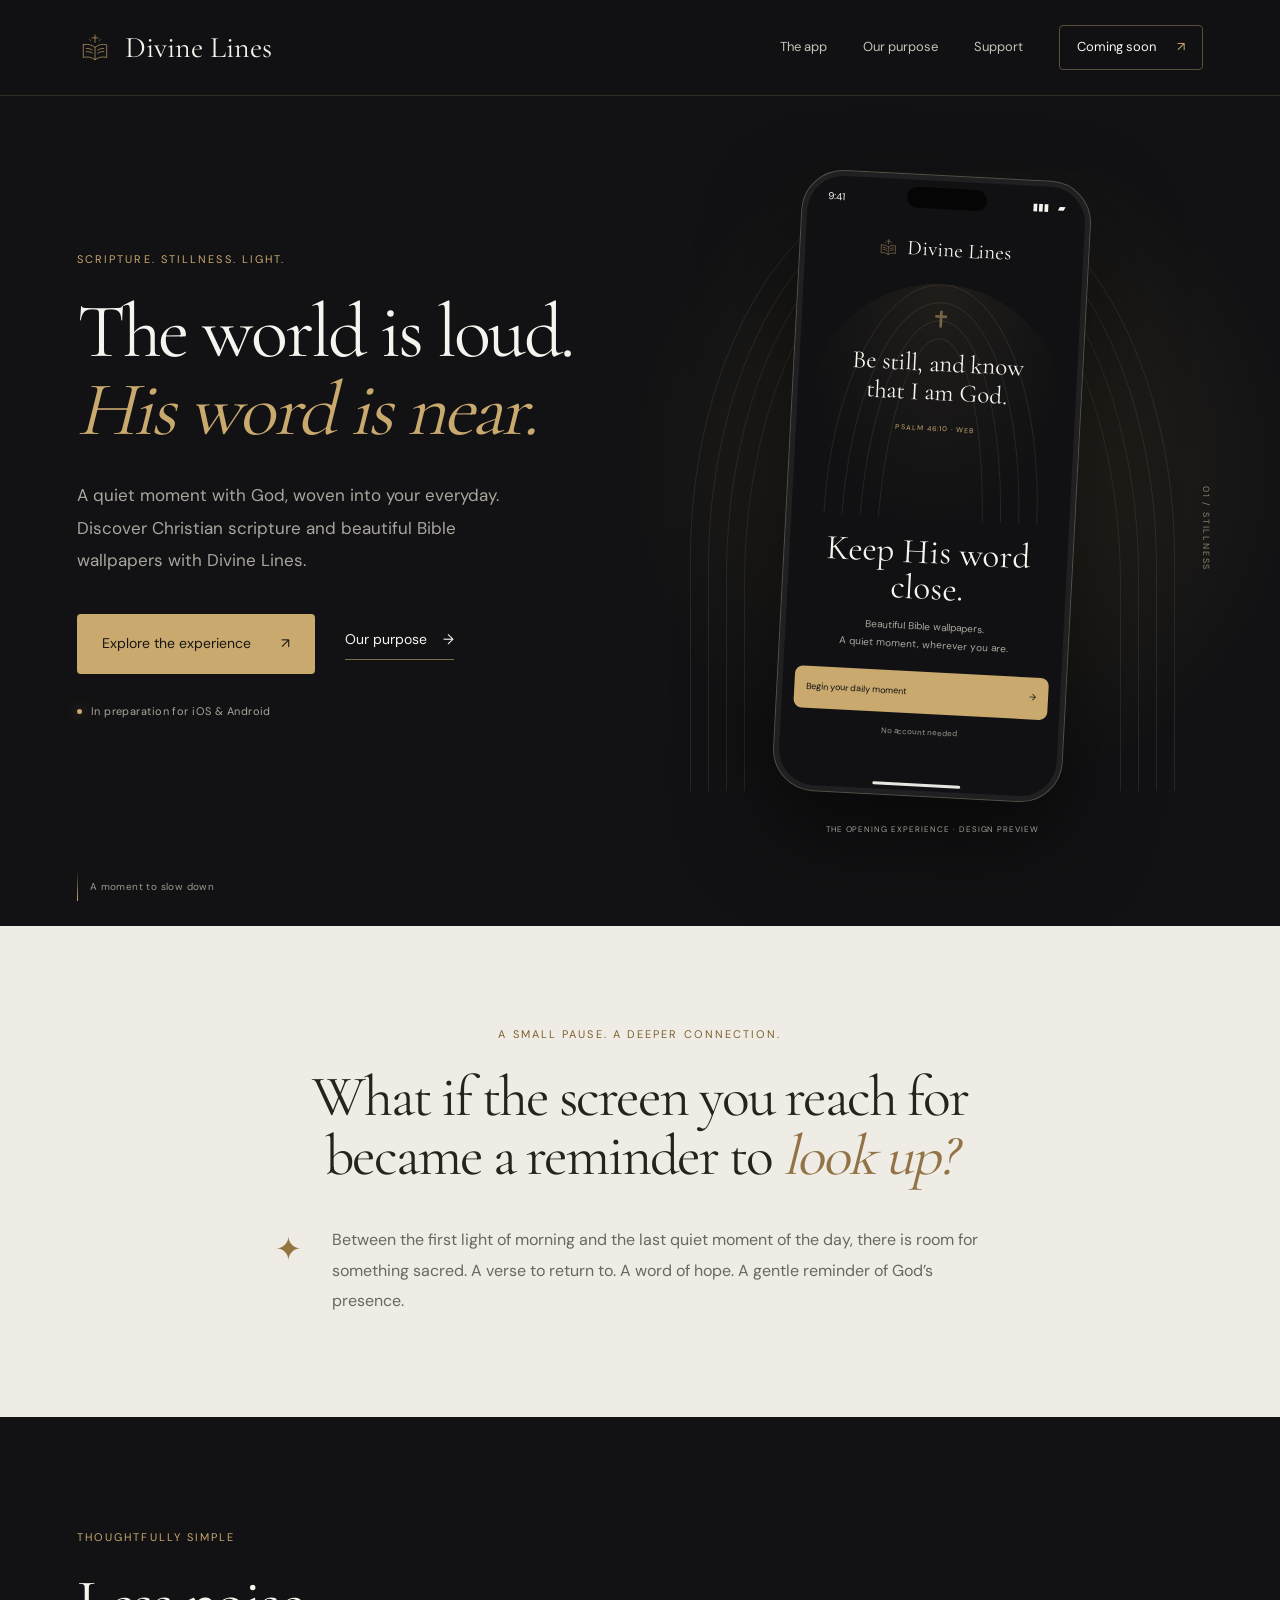
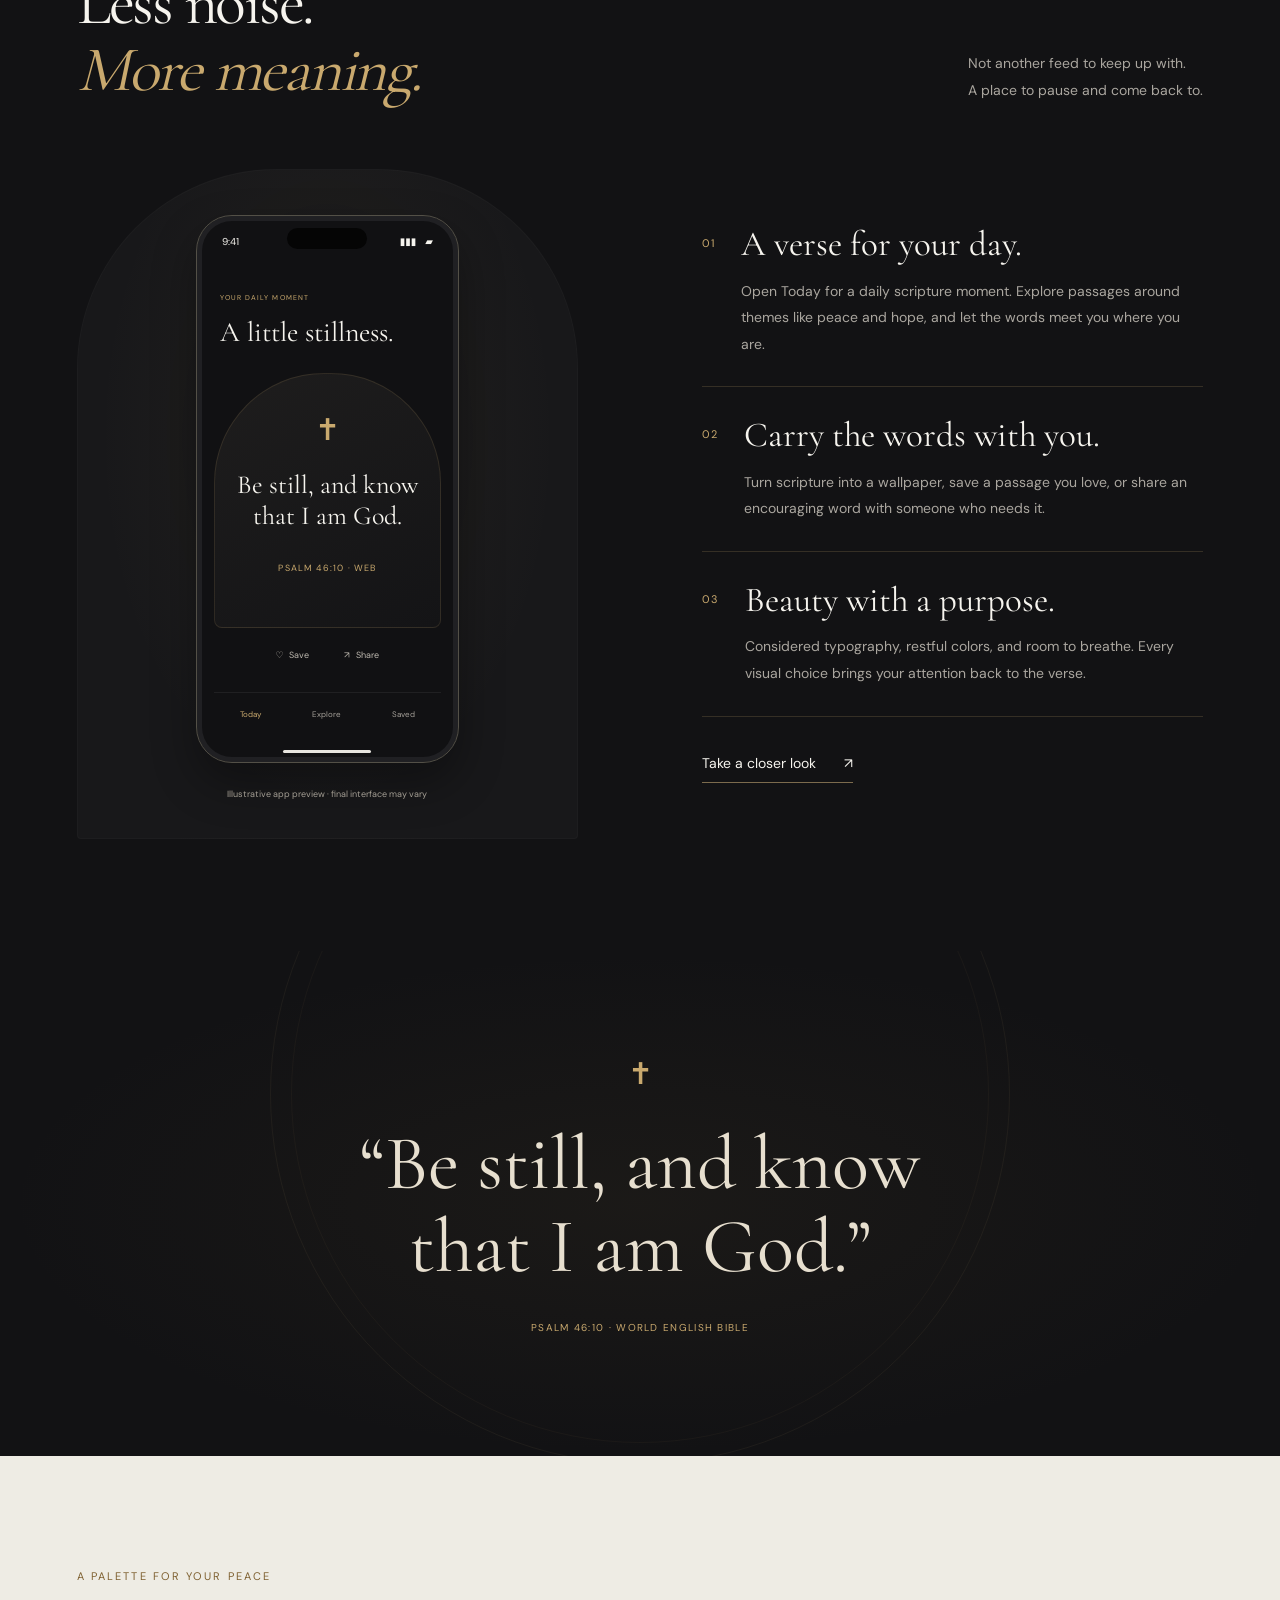
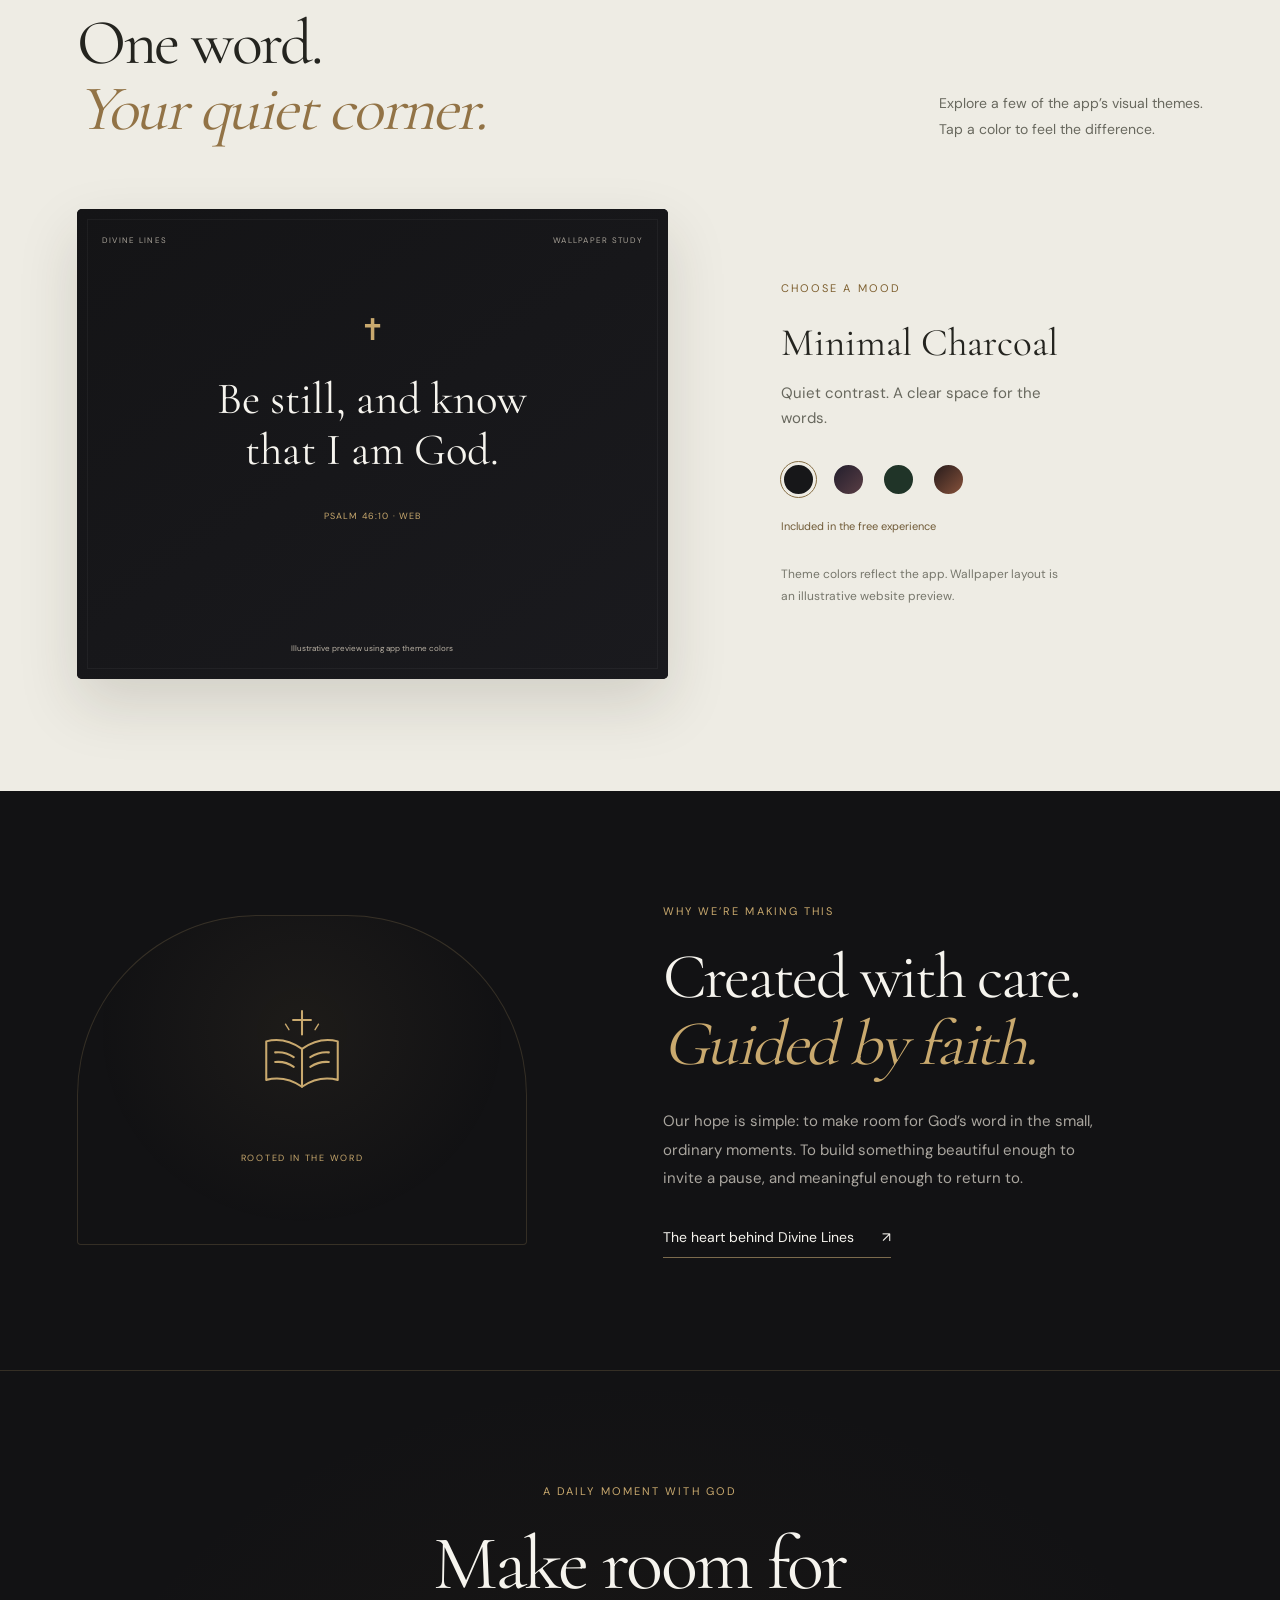
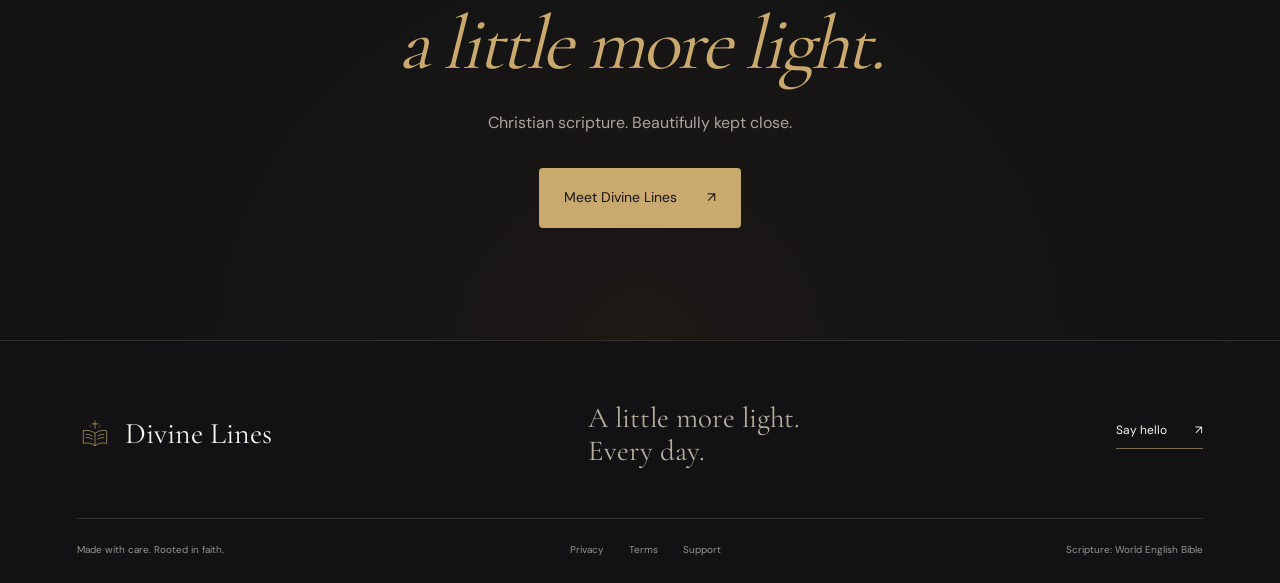
<file: index.html>
<!doctype html><html lang="en"><head><meta charset="utf-8"><meta name="viewport" content="width=device-width,initial-scale=1"><meta name="theme-color" content="#121214"><meta name="description" content="A daily moment with God. Discover Divine Lines, a thoughtfully crafted Christian scripture and Bible wallpaper app for iOS and Android."><title>Bible Wallpapers & Daily Scripture · Divine Lines</title><link rel="canonical" href="https://imrkr18.github.io/divine-lines-pages/"><meta property="og:title" content="Bible Wallpapers & Daily Scripture · Divine Lines"><meta property="og:description" content="A daily moment with God. Discover Divine Lines, a thoughtfully crafted Christian scripture and Bible wallpaper app for iOS and Android."><meta property="og:type" content="website"><meta property="og:image" content="https://imrkr18.github.io/divine-lines-pages/assets/app-icon.png"><link rel="icon" type="image/svg+xml" href="./mark.svg"><link rel="stylesheet" href="./showcase-v2.css"><script defer src="./showcase-v2.js"></script></head><body class=""><a class="skip" href="#main">Skip to content</a><div class="reading-progress" aria-hidden="true"></div><header class="site-header"><a class="brand" href="./" aria-label="Divine Lines home"><img src="./mark.svg" alt="" width="36" height="36"><span>Divine Lines</span></a><button class="menu-toggle" aria-expanded="false" aria-controls="main-nav">Menu <span aria-hidden="true">＋</span></button><nav id="main-nav" aria-label="Main navigation"><a href="./experience/">The app</a><a href="./about/">Our purpose</a><a href="./support/">Support</a><a class="nav-cta" href="./experience/#availability">Coming soon <span aria-hidden="true">↗</span></a></nav></header><main id="main"><section class="hero"><div class="hero-copy"><div class="eyebrow hero-enter">Scripture. Stillness. Light.</div><h1 class="hero-enter">The world is loud.<br><em>His word is near.</em></h1><p class="hero-enter">A quiet moment with God, woven into your everyday. Discover Christian scripture and beautiful Bible wallpapers with Divine Lines.</p><div class="hero-actions hero-enter"><a class="button gold" href="experience/">Explore the experience <span aria-hidden="true">↗</span></a><a class="text-link" href="about/">Our purpose <span aria-hidden="true">→</span></a></div><div class="availability hero-enter"><span></span> In preparation for iOS & Android</div></div><div class="hero-art"><div class="hero-halo" aria-hidden="true"></div><div class="sacred-arch" aria-hidden="true"><i></i><i></i><i></i><i></i><span class="cross">✝</span></div><div class="phone-float"><div class="phone welcome"><div class="phone-status"><span>9:41</span><span class="island"></span><span>▮▮▮ &nbsp; ▰</span></div><div class="phone-brand"><img src="./mark.svg" alt="" width="22" height="22"> Divine Lines</div><div class="welcome-art"><div class="sacred-arch" aria-hidden="true"><i></i><i></i><i></i><i></i><span class="cross">✝</span></div><p>Be still, and know<br>that I am God.</p><span>PSALM 46:10 · WEB</span></div><div class="welcome-bottom"><h3>Keep His word<br>close.</h3><p>Beautiful Bible wallpapers.<br>A quiet moment, wherever you are.</p><div class="mock-button">Begin your daily moment <span>→</span></div><small>No account needed</small></div><div class="home-indicator"></div></div></div><span class="art-note">THE OPENING EXPERIENCE · DESIGN PREVIEW</span><span class="art-number" aria-hidden="true">01 / STILLNESS</span></div><a class="scroll-cue" href="#invitation"><span class="scroll-line"></span> A moment to slow down</a></section>
<section id="invitation" class="invitation section-pad light"><div class="eyebrow" data-reveal>A small pause. A deeper connection.</div><h2 data-reveal>What if the screen you reach for<br>became a reminder to <em>look up?</em></h2><div class="invitation-bottom" data-reveal><span class="ornament" aria-hidden="true">✦</span><p>Between the first light of morning and the last quiet moment of the day, there is room for something sacred. A verse to return to. A word of hope. A gentle reminder of God’s presence.</p></div></section>
<section class="experience section-pad"><div class="section-heading" data-reveal><div><div class="eyebrow">Thoughtfully simple</div><h2>Less noise.<br><em>More meaning.</em></h2></div><p>Not another feed to keep up with.<br>A place to pause and come back to.</p></div><div class="feature-layout"><div class="feature-preview" data-reveal><div class="phone today"><div class="phone-status"><span>9:41</span><span class="island"></span><span>▮▮▮ &nbsp; ▰</span></div><div class="today-heading"><span>YOUR DAILY MOMENT</span><h3>A little stillness.</h3></div><div class="phone-verse"><span class="tiny-cross">✝</span><blockquote>Be still, and know<br>that I am God.</blockquote><span class="citation">PSALM 46:10 · WEB</span></div><div class="phone-actions"><span>♡ &nbsp; Save</span><span>↗ &nbsp; Share</span></div><div class="phone-tabs"><span class="active">Today</span><span>Explore</span><span>Saved</span></div><div class="home-indicator"></div></div><span class="preview-caption">Illustrative app preview · final interface may vary</span></div><div class="feature-stories"><article data-reveal><span class="index">01</span><div><h3>A verse for your day.</h3><p>Open Today for a daily scripture moment. Explore passages around themes like peace and hope, and let the words meet you where you are.</p></div></article><article data-reveal><span class="index">02</span><div><h3>Carry the words with you.</h3><p>Turn scripture into a wallpaper, save a passage you love, or share an encouraging word with someone who needs it.</p></div></article><article data-reveal><span class="index">03</span><div><h3>Beauty with a purpose.</h3><p>Considered typography, restful colors, and room to breathe. Every visual choice brings your attention back to the verse.</p></div></article><a class="text-link" href="experience/">Take a closer look <span aria-hidden="true">↗</span></a></div></div></section>
<section class="verse-interlude section-pad" data-reveal><div class="verse-orbit" aria-hidden="true"></div><span class="tiny-cross">✝</span><blockquote>“Be still, and know<br>that I am God.”</blockquote><p class="citation">PSALM 46:10 · WORLD ENGLISH BIBLE</p></section>
<section class="theme-section section-pad light"><div class="section-heading" data-reveal><div><div class="eyebrow">A palette for your peace</div><h2>One word.<br><em>Your quiet corner.</em></h2></div><p>Explore a few of the app’s visual themes.<br>Tap a color to feel the difference.</p></div><div class="theme-demo" data-reveal><div class="theme-preview" id="theme-preview" data-theme="charcoal"><div class="theme-surfaces" aria-hidden="true"><i class="surface-charcoal"></i><i class="surface-dawn"></i><i class="surface-sage"></i><i class="surface-sunrise"></i></div><div class="preview-top"><span>DIVINE LINES</span><span>WALLPAPER STUDY</span></div><div class="theme-scripture"><span class="tiny-cross">✝</span><blockquote>Be still, and know<br>that I am God.</blockquote><span class="citation">PSALM 46:10 · WEB</span></div><span class="preview-label">Illustrative preview using app theme colors</span></div><div class="theme-controls"><div class="eyebrow">Choose a mood</div><h3 id="theme-name">Minimal Charcoal</h3><p id="theme-description">Quiet contrast. A clear space for the words.</p><div class="swatches" role="group" aria-label="Wallpaper theme"><button class="swatch charcoal" data-theme="charcoal" aria-label="Minimal Charcoal, free theme" aria-pressed="true"></button><button class="swatch dawn" data-theme="dawn" aria-label="Serene Dawn, free theme" aria-pressed="false"></button><button class="swatch sage" data-theme="sage" aria-label="Nature Sage, premium theme" aria-pressed="false"></button><button class="swatch sunrise" data-theme="sunrise" aria-label="Sunrise Gold, premium theme" aria-pressed="false"></button></div><span id="theme-tier" class="theme-tier" aria-live="polite">Included in the free experience</span><p class="fineprint">Theme colors reflect the app. Wallpaper layout is an illustrative website preview.</p></div></div></section>
<section class="purpose-preview section-pad"><div class="purpose-symbol" data-reveal><img src="mark.svg" alt="Divine Lines book and cross" width="140" height="140"><span class="eyebrow">Rooted in the Word</span></div><div data-reveal><div class="eyebrow">Why we’re making this</div><h2>Created with care.<br><em>Guided by faith.</em></h2><p>Our hope is simple: to make room for God’s word in the small, ordinary moments. To build something beautiful enough to invite a pause, and meaningful enough to return to.</p><a class="text-link" href="about/">The heart behind Divine Lines <span aria-hidden="true">↗</span></a></div></section><section class="closing section-pad" data-reveal><div class="eyebrow">A daily moment with God</div><h2>Make room for<br><em>a little more light.</em></h2><p>Christian scripture. Beautifully kept close.</p><a class="button gold" href="./experience/#availability">Meet Divine Lines <span aria-hidden="true">↗</span></a></section></main><footer class="site-footer"><div class="footer-top"><a class="brand" href="./"><img src="./mark.svg" alt="" width="36" height="36"><span>Divine Lines</span></a><p>A little more light.<br>Every day.</p><a class="text-link" href="mailto:hello.toolsmint@gmail.com">Say hello <span aria-hidden="true">↗</span></a></div><div class="footer-bottom"><span>Made with care. Rooted in faith.</span><nav aria-label="Footer navigation"><a href="./privacy/">Privacy</a><a href="./terms/">Terms</a><a href="./support/">Support</a></nav><span>Scripture: World English Bible</span></div></footer></body></html>
</file>
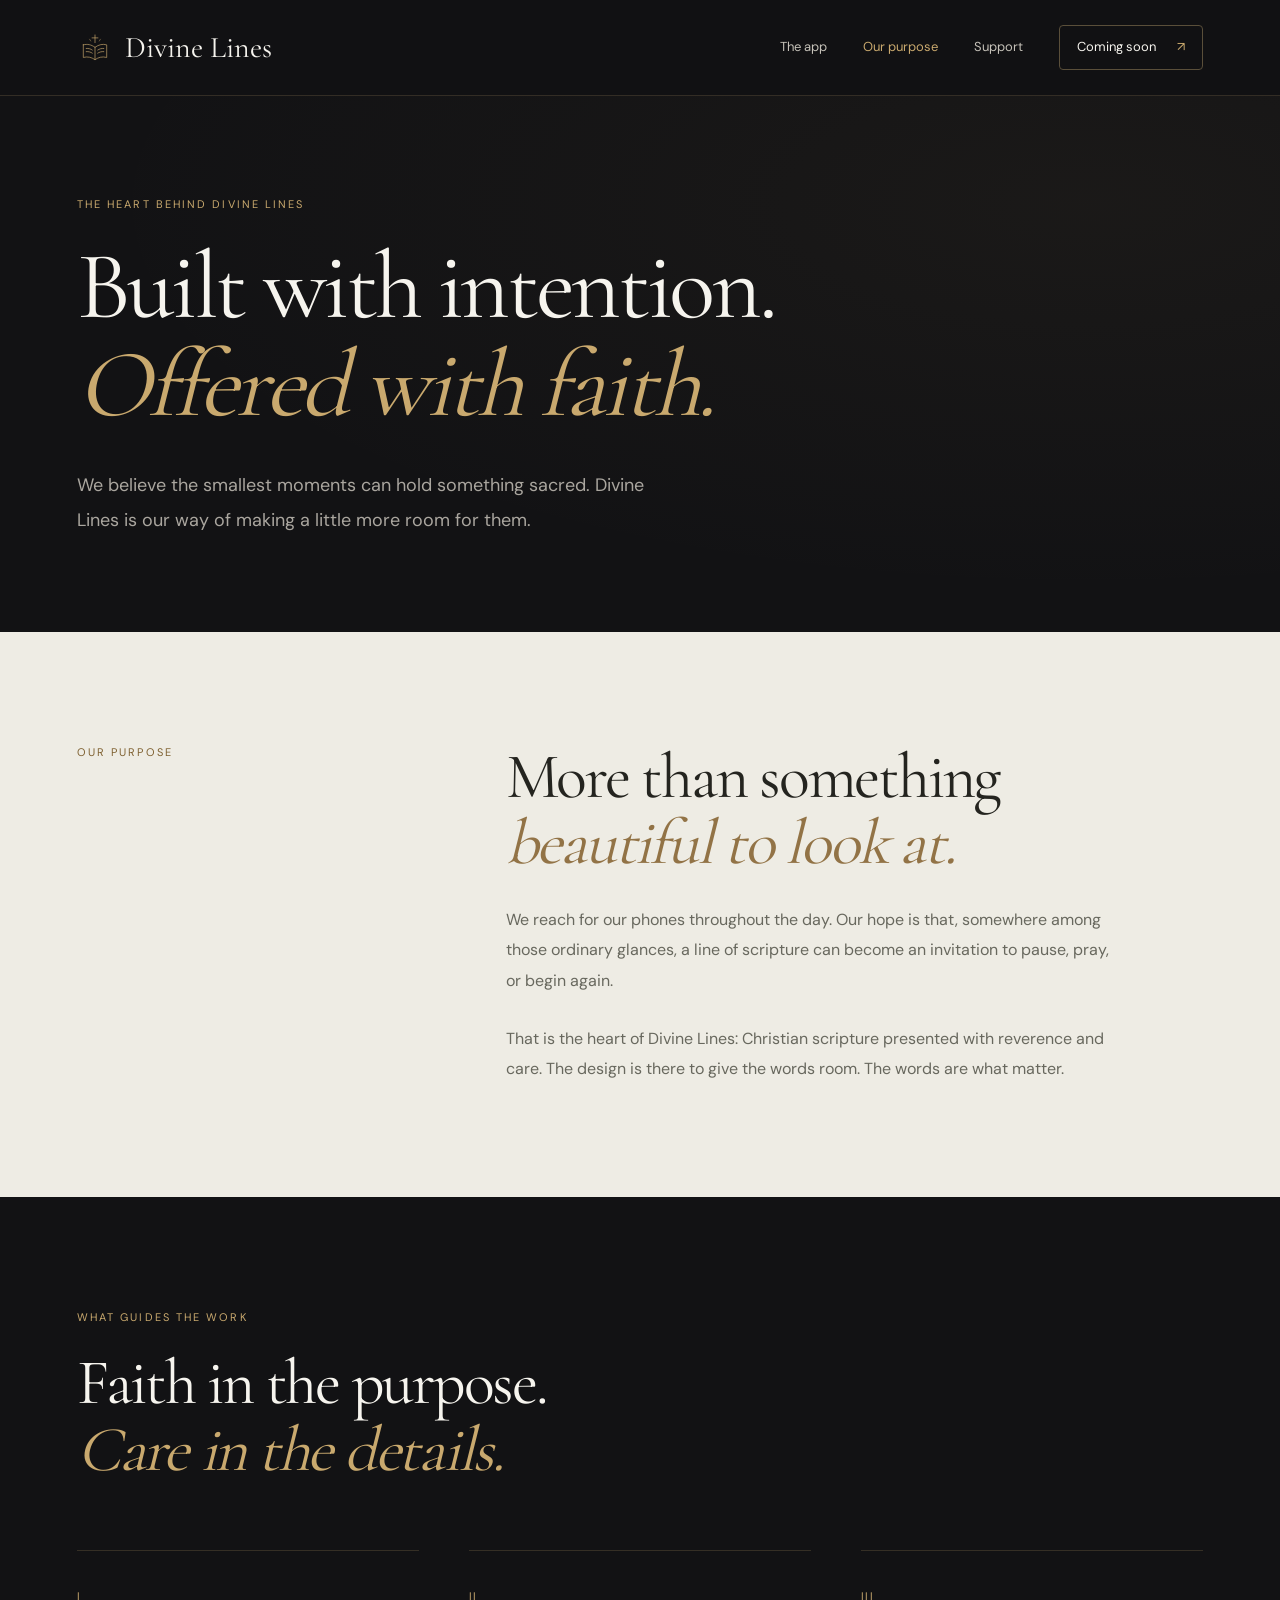
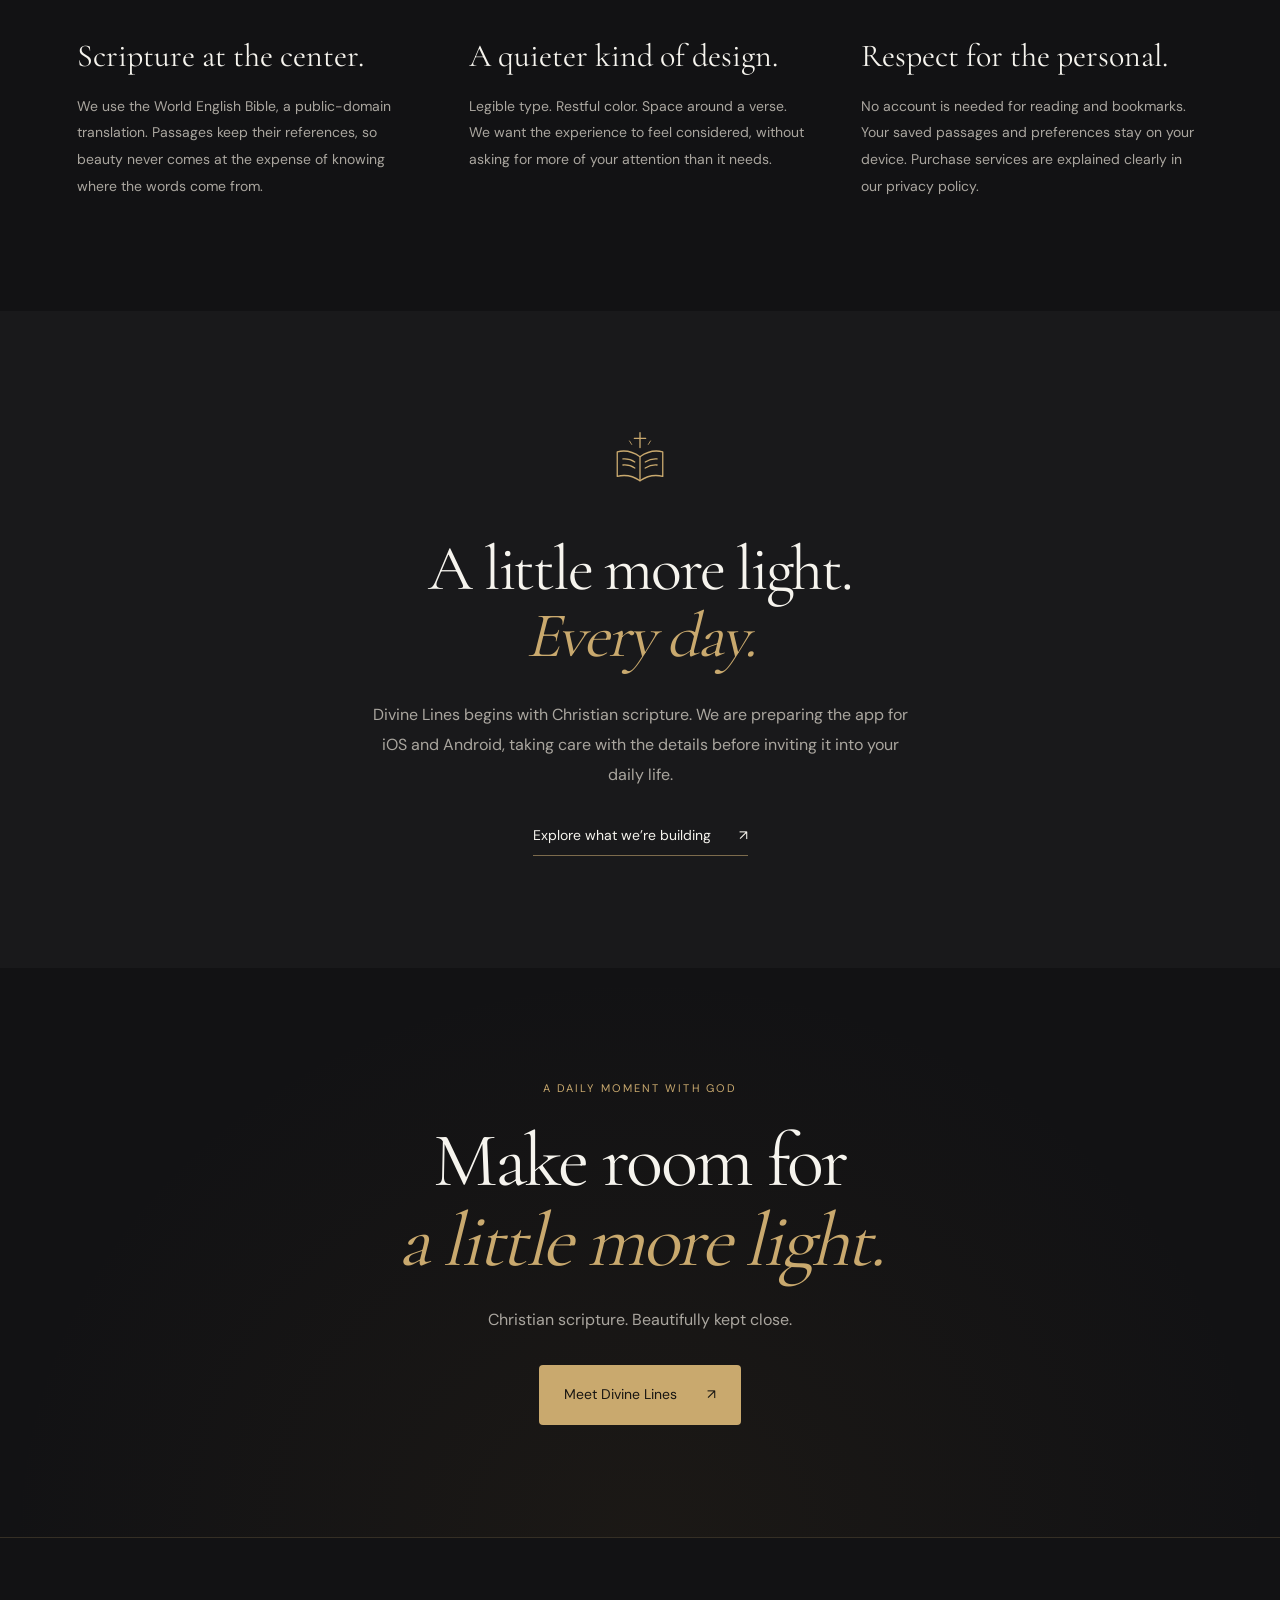
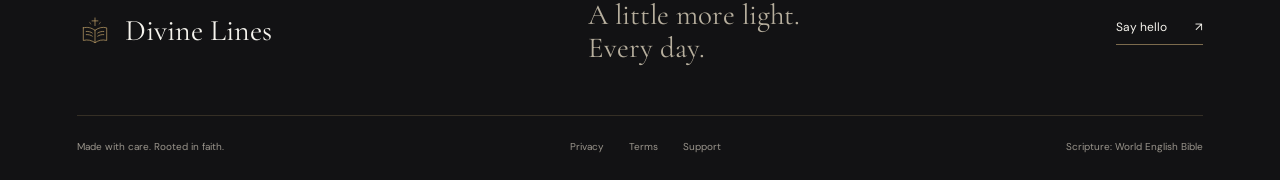
<file: about/index.html>
<!doctype html><html lang="en"><head><meta charset="utf-8"><meta name="viewport" content="width=device-width,initial-scale=1"><meta name="theme-color" content="#121214"><meta name="description" content="The heart behind Divine Lines: Christian scripture, thoughtful design, and a little more room for faith in everyday life."><title>Our Purpose · Divine Lines</title><link rel="canonical" href="https://imrkr18.github.io/divine-lines-pages/about/"><meta property="og:title" content="Our Purpose · Divine Lines"><meta property="og:description" content="The heart behind Divine Lines: Christian scripture, thoughtful design, and a little more room for faith in everyday life."><meta property="og:type" content="website"><meta property="og:image" content="https://imrkr18.github.io/divine-lines-pages/assets/app-icon.png"><link rel="icon" type="image/svg+xml" href="../mark.svg"><link rel="stylesheet" href="../showcase-v2.css"><script defer src="../showcase-v2.js"></script></head><body class=""><a class="skip" href="#main">Skip to content</a><div class="reading-progress" aria-hidden="true"></div><header class="site-header"><a class="brand" href="../" aria-label="Divine Lines home"><img src="../mark.svg" alt="" width="36" height="36"><span>Divine Lines</span></a><button class="menu-toggle" aria-expanded="false" aria-controls="main-nav">Menu <span aria-hidden="true">＋</span></button><nav id="main-nav" aria-label="Main navigation"><a href="../experience/">The app</a><a href="../about/" aria-current="page">Our purpose</a><a href="../support/">Support</a><a class="nav-cta" href="../experience/#availability">Coming soon <span aria-hidden="true">↗</span></a></nav></header><main id="main"><section class="page-hero section-pad"><div class="eyebrow" data-reveal>The heart behind Divine Lines</div><h1 data-reveal>Built with intention.<br><em>Offered with faith.</em></h1><p class="lead" data-reveal>We believe the smallest moments can hold something sacred. Divine Lines is our way of making a little more room for them.</p></section><section class="about-statement light section-pad"><div class="eyebrow" data-reveal>Our purpose</div><div data-reveal><h2>More than something<br><em>beautiful to look at.</em></h2><p>We reach for our phones throughout the day. Our hope is that, somewhere among those ordinary glances, a line of scripture can become an invitation to pause, pray, or begin again.</p><p>That is the heart of Divine Lines: Christian scripture presented with reverence and care. The design is there to give the words room. The words are what matter.</p></div></section><section class="principles section-pad"><div class="section-heading" data-reveal><div><div class="eyebrow">What guides the work</div><h2>Faith in the purpose.<br><em>Care in the details.</em></h2></div></div><div class="principle-grid"><article data-reveal><span class="index">I</span><h3>Scripture at the center.</h3><p>We use the World English Bible, a public-domain translation. Passages keep their references, so beauty never comes at the expense of knowing where the words come from.</p></article><article data-reveal><span class="index">II</span><h3>A quieter kind of design.</h3><p>Legible type. Restful color. Space around a verse. We want the experience to feel considered, without asking for more of your attention than it needs.</p></article><article data-reveal><span class="index">III</span><h3>Respect for the personal.</h3><p>No account is needed for reading and bookmarks. Your saved passages and preferences stay on your device. Purchase services are explained clearly in our privacy policy.</p></article></div></section><section class="about-note section-pad" data-reveal><img src="../mark.svg" alt="" width="70" height="70"><h2>A little more light.<br><em>Every day.</em></h2><p>Divine Lines begins with Christian scripture. We are preparing the app for iOS and Android, taking care with the details before inviting it into your daily life.</p><a class="text-link" href="../experience/">Explore what we’re building <span aria-hidden="true">↗</span></a></section><section class="closing section-pad" data-reveal><div class="eyebrow">A daily moment with God</div><h2>Make room for<br><em>a little more light.</em></h2><p>Christian scripture. Beautifully kept close.</p><a class="button gold" href="../experience/#availability">Meet Divine Lines <span aria-hidden="true">↗</span></a></section></main><footer class="site-footer"><div class="footer-top"><a class="brand" href="../"><img src="../mark.svg" alt="" width="36" height="36"><span>Divine Lines</span></a><p>A little more light.<br>Every day.</p><a class="text-link" href="mailto:hello.toolsmint@gmail.com">Say hello <span aria-hidden="true">↗</span></a></div><div class="footer-bottom"><span>Made with care. Rooted in faith.</span><nav aria-label="Footer navigation"><a href="../privacy/">Privacy</a><a href="../terms/">Terms</a><a href="../support/">Support</a></nav><span>Scripture: World English Bible</span></div></footer></body></html>
</file>
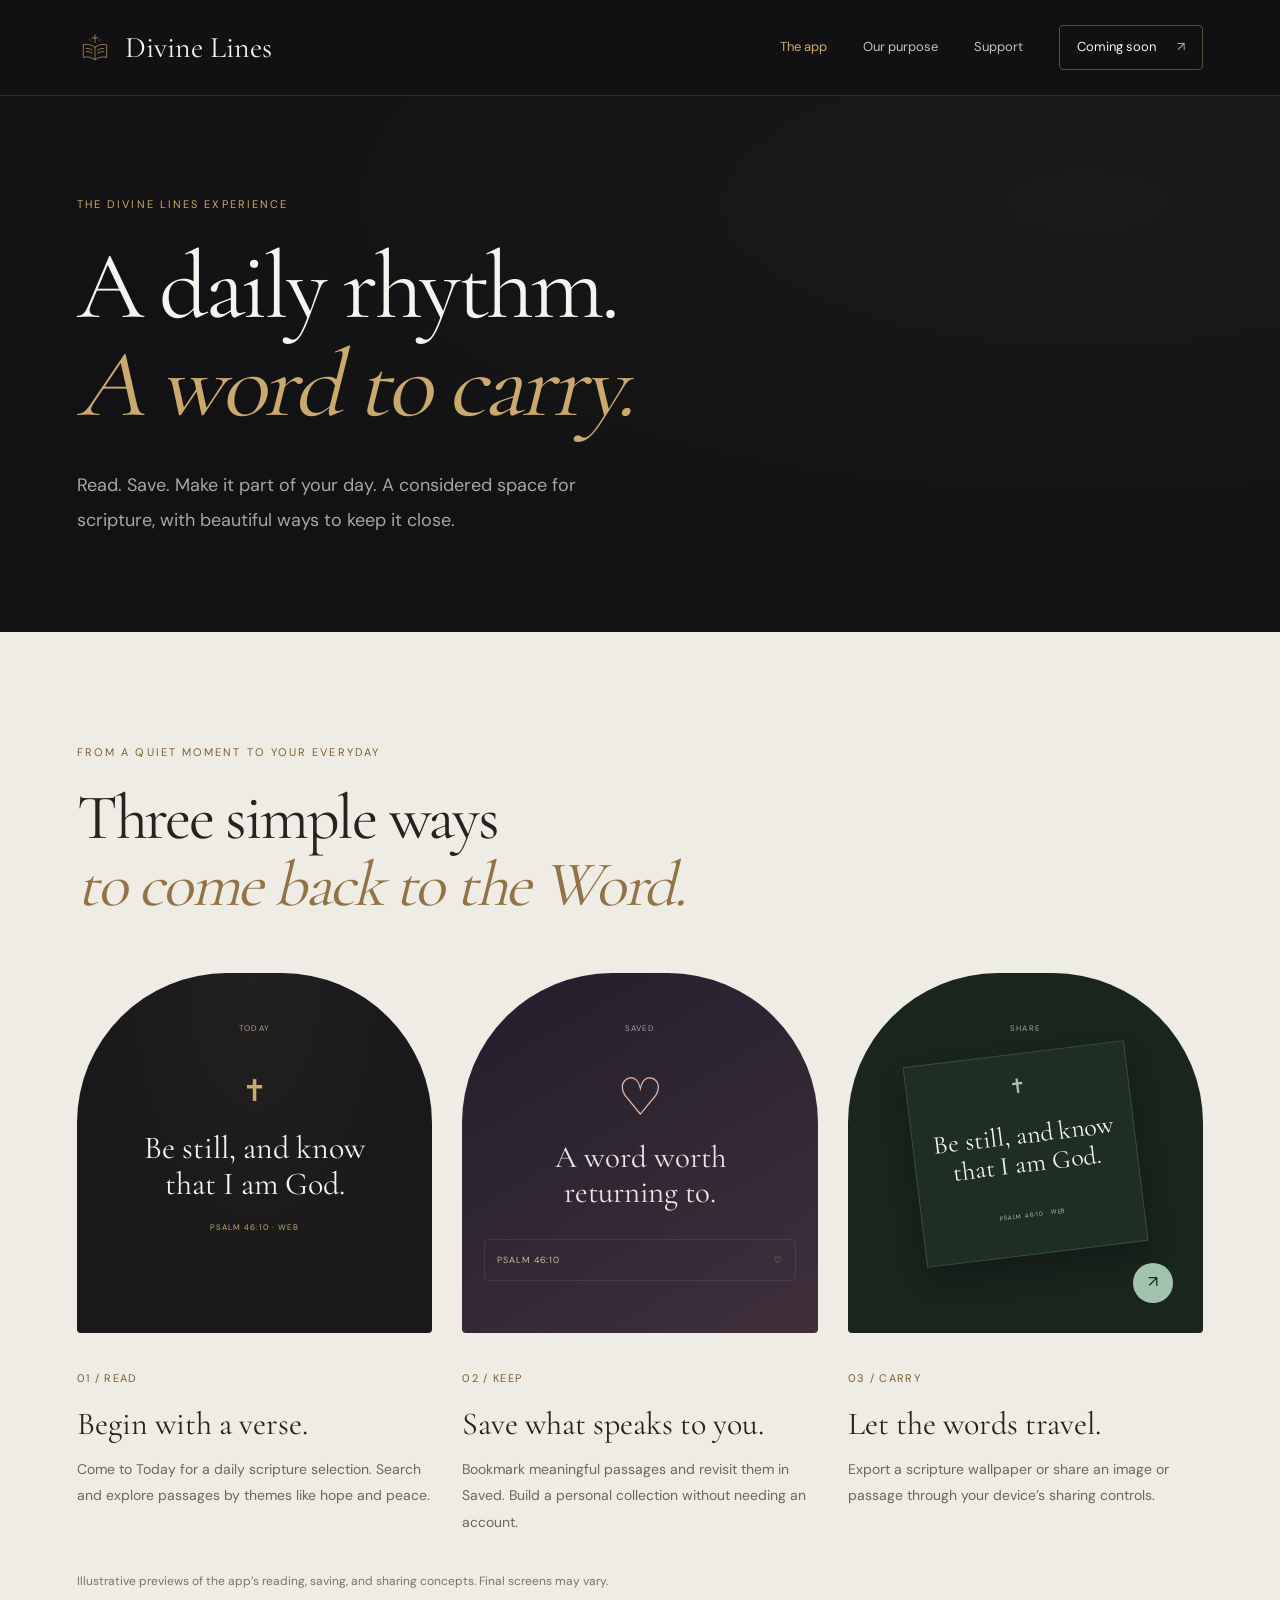
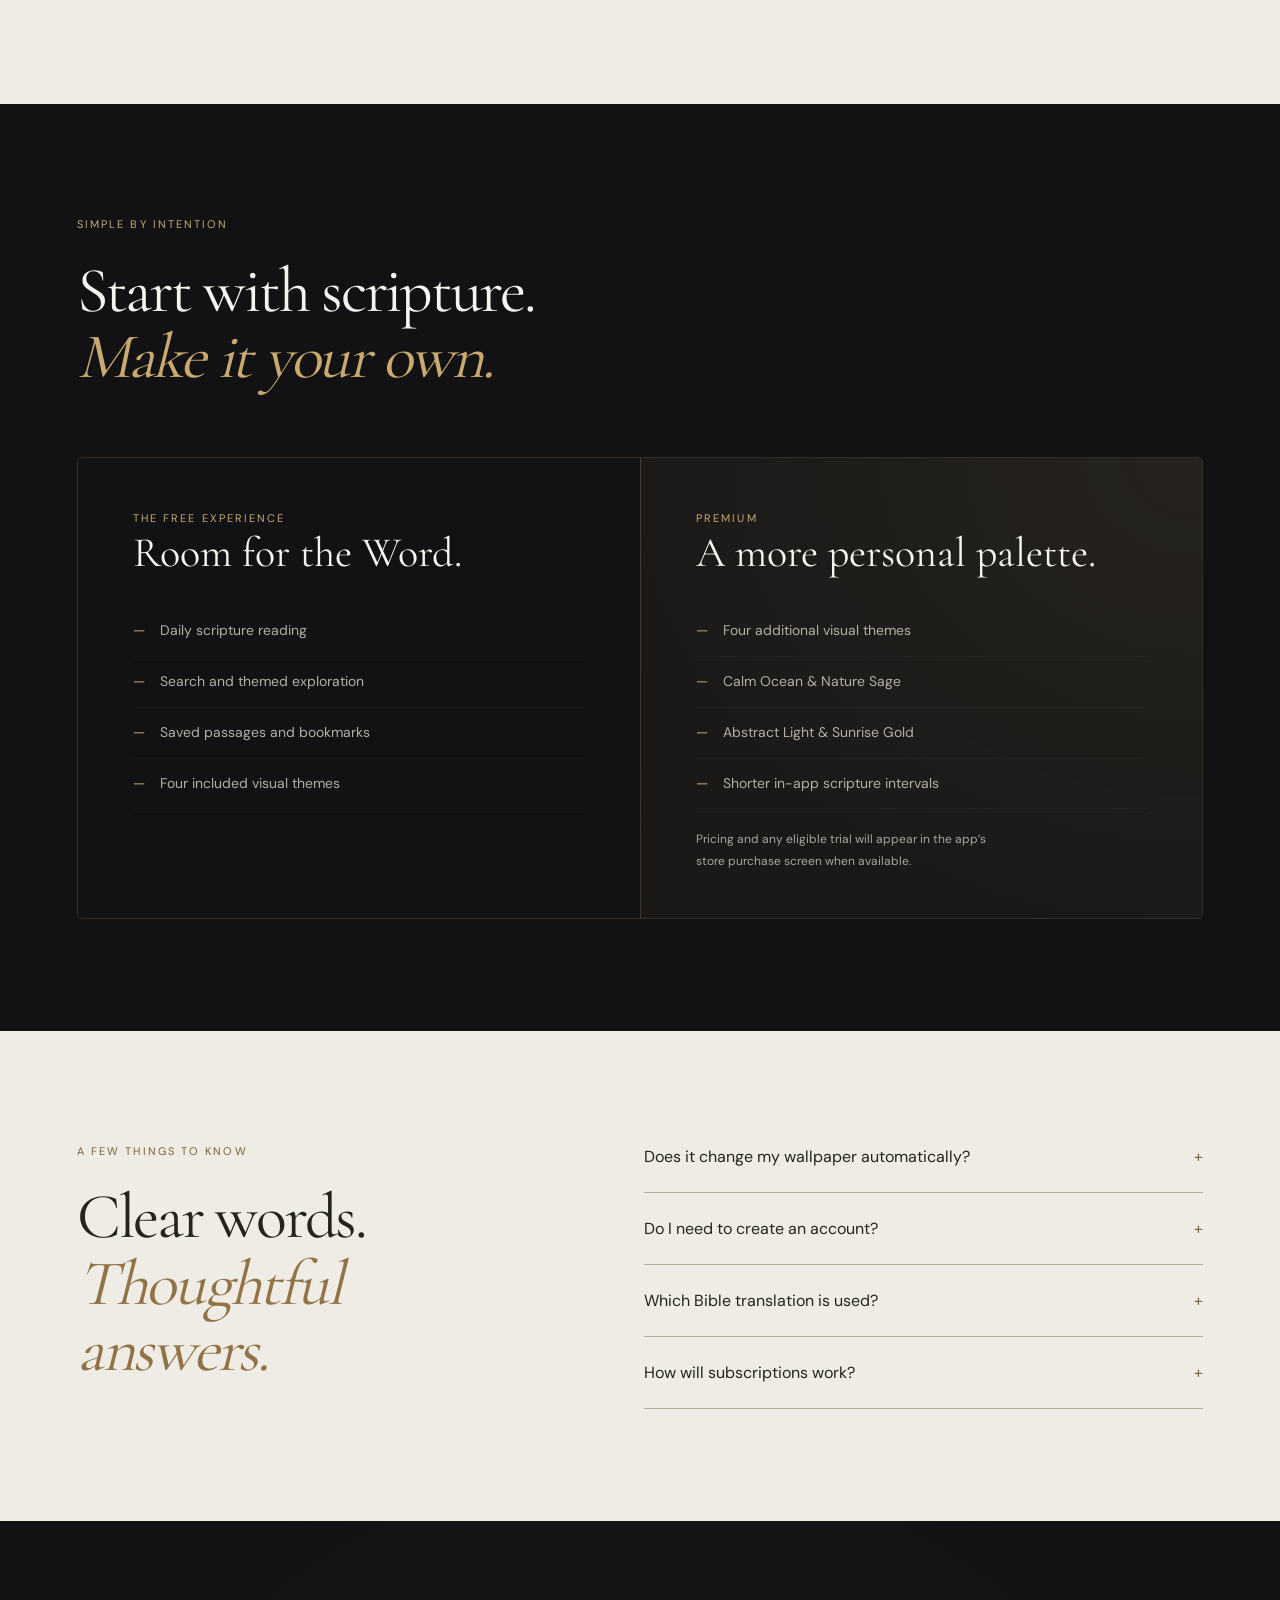
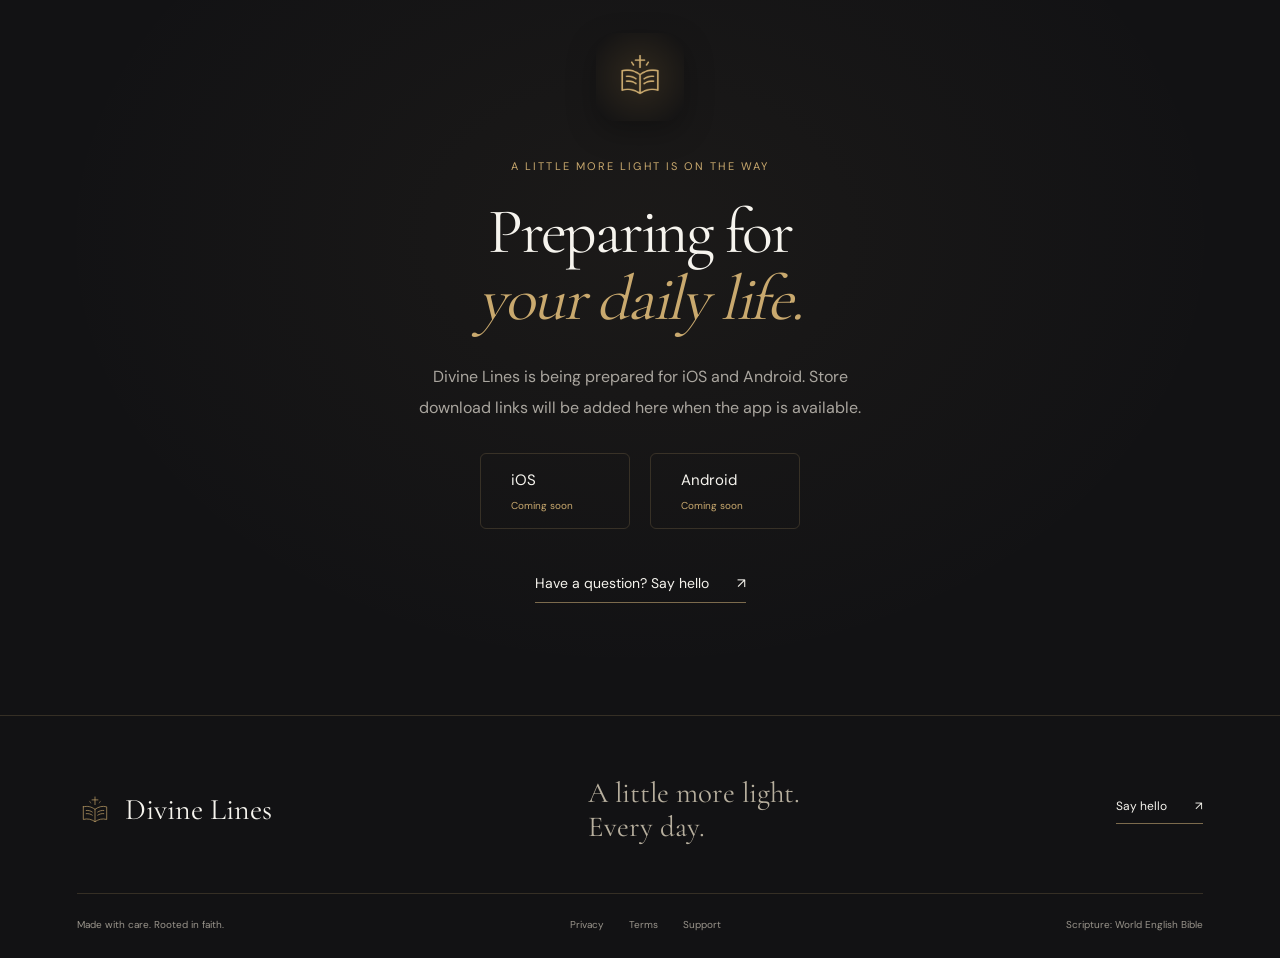
<file: experience/index.html>
<!doctype html><html lang="en"><head><meta charset="utf-8"><meta name="viewport" content="width=device-width,initial-scale=1"><meta name="theme-color" content="#121214"><meta name="description" content="Explore Divine Lines: daily Christian scripture, saved Bible passages, devotional wallpapers, and personal visual themes."><title>The App · Divine Lines</title><link rel="canonical" href="https://imrkr18.github.io/divine-lines-pages/experience/"><meta property="og:title" content="The App · Divine Lines"><meta property="og:description" content="Explore Divine Lines: daily Christian scripture, saved Bible passages, devotional wallpapers, and personal visual themes."><meta property="og:type" content="website"><meta property="og:image" content="https://imrkr18.github.io/divine-lines-pages/assets/app-icon.png"><link rel="icon" type="image/svg+xml" href="../mark.svg"><link rel="stylesheet" href="../showcase-v2.css"><script defer src="../showcase-v2.js"></script></head><body class=""><a class="skip" href="#main">Skip to content</a><div class="reading-progress" aria-hidden="true"></div><header class="site-header"><a class="brand" href="../" aria-label="Divine Lines home"><img src="../mark.svg" alt="" width="36" height="36"><span>Divine Lines</span></a><button class="menu-toggle" aria-expanded="false" aria-controls="main-nav">Menu <span aria-hidden="true">＋</span></button><nav id="main-nav" aria-label="Main navigation"><a href="../experience/" aria-current="page">The app</a><a href="../about/">Our purpose</a><a href="../support/">Support</a><a class="nav-cta" href="../experience/#availability">Coming soon <span aria-hidden="true">↗</span></a></nav></header><main id="main"><section class="page-hero section-pad"><div class="eyebrow" data-reveal>The Divine Lines experience</div><h1 data-reveal>A daily rhythm.<br><em>A word to carry.</em></h1><p class="lead" data-reveal>Read. Save. Make it part of your day. A considered space for scripture, with beautiful ways to keep it close.</p></section><section class="journey section-pad light"><div class="journey-heading" data-reveal><div class="eyebrow">From a quiet moment to your everyday</div><h2>Three simple ways<br><em>to come back to the Word.</em></h2></div><div class="journey-grid"><article data-reveal><div class="journey-visual reading"><span class="mini-label">TODAY</span><span class="tiny-cross">✝</span><blockquote>Be still, and know<br>that I am God.</blockquote><span class="citation">PSALM 46:10 · WEB</span></div><span class="index">01 / READ</span><h3>Begin with a verse.</h3><p>Come to Today for a daily scripture selection. Search and explore passages by themes like hope and peace.</p></article><article data-reveal><div class="journey-visual saving"><span class="mini-label">SAVED</span><span class="large-heart" aria-hidden="true">♡</span><p>A word worth<br>returning to.</p><span class="mini-bookmark">PSALM 46:10 <span>♡</span></span></div><span class="index">02 / KEEP</span><h3>Save what speaks to you.</h3><p>Bookmark meaningful passages and revisit them in Saved. Build a personal collection without needing an account.</p></article><article data-reveal><div class="journey-visual sharing"><span class="mini-label">SHARE</span><div class="share-study"><span class="tiny-cross">✝</span><blockquote>Be still, and know<br>that I am God.</blockquote><span class="citation">PSALM 46:10 · WEB</span></div><span class="share-arrow" aria-hidden="true">↗</span></div><span class="index">03 / CARRY</span><h3>Let the words travel.</h3><p>Export a scripture wallpaper or share an image or passage through your device’s sharing controls.</p></article></div><p class="fineprint">Illustrative previews of the app’s reading, saving, and sharing concepts. Final screens may vary.</p></section><section class="included section-pad"><div class="section-heading" data-reveal><div><div class="eyebrow">Simple by intention</div><h2>Start with scripture.<br><em>Make it your own.</em></h2></div></div><div class="comparison" data-reveal><article><span class="eyebrow">The free experience</span><h3>Room for the Word.</h3><ul><li>Daily scripture reading</li><li>Search and themed exploration</li><li>Saved passages and bookmarks</li><li>Four included visual themes</li></ul></article><article class="premium"><span class="eyebrow">Premium</span><h3>A more personal palette.</h3><ul><li>Four additional visual themes</li><li>Calm Ocean & Nature Sage</li><li>Abstract Light & Sunrise Gold</li><li>Shorter in-app scripture intervals</li></ul><p class="fineprint">Pricing and any eligible trial will appear in the app’s store purchase screen when available.</p></article></div></section><section class="faq-section section-pad light"><div data-reveal><div class="eyebrow">A few things to know</div><h2>Clear words.<br><em>Thoughtful answers.</em></h2></div><div class="faqs" data-reveal><details><summary>Does it change my wallpaper automatically?</summary><p>No. In-app scripture intervals update the reading selection. They do not promise automatic background wallpaper changes. On iOS, you save an image to Photos and set your wallpaper through the device’s controls. Android wallpaper actions depend on supported device capabilities.</p></details><details><summary>Do I need to create an account?</summary><p>No developer account is needed to read, search, or bookmark scripture. Subscriptions use your Apple or Google store account. Our <a href="../privacy/">Privacy Policy</a> explains purchase processing and local app data.</p></details><details><summary>Which Bible translation is used?</summary><p>Divine Lines uses the World English Bible, a public-domain English translation. Scripture includes its passage reference. Devotional commentary is separate from the quoted Bible text.</p></details><details><summary>How will subscriptions work?</summary><p>Premium purchases will be handled through Apple App Store or Google Play. The store confirmation screen will show pricing, billing period, and any eligible trial. Manage or cancel through your store account. See our <a href="../terms/">Terms of Service</a>.</p></details></div></section><section id="availability" class="availability-section section-pad" data-reveal><img class="app-icon" src="../assets/app-icon.png" alt="Divine Lines app icon" width="88" height="88" loading="lazy"><div class="eyebrow">A little more light is on the way</div><h2>Preparing for<br><em>your daily life.</em></h2><p>Divine Lines is being prepared for iOS and Android. Store download links will be added here when the app is available.</p><div class="platform-status"><span>iOS <small>Coming soon</small></span><span>Android <small>Coming soon</small></span></div><a class="text-link" href="mailto:hello.toolsmint@gmail.com?subject=Divine%20Lines%20enquiry">Have a question? Say hello <span aria-hidden="true">↗</span></a></section></main><footer class="site-footer"><div class="footer-top"><a class="brand" href="../"><img src="../mark.svg" alt="" width="36" height="36"><span>Divine Lines</span></a><p>A little more light.<br>Every day.</p><a class="text-link" href="mailto:hello.toolsmint@gmail.com">Say hello <span aria-hidden="true">↗</span></a></div><div class="footer-bottom"><span>Made with care. Rooted in faith.</span><nav aria-label="Footer navigation"><a href="../privacy/">Privacy</a><a href="../terms/">Terms</a><a href="../support/">Support</a></nav><span>Scripture: World English Bible</span></div></footer></body></html>
</file>
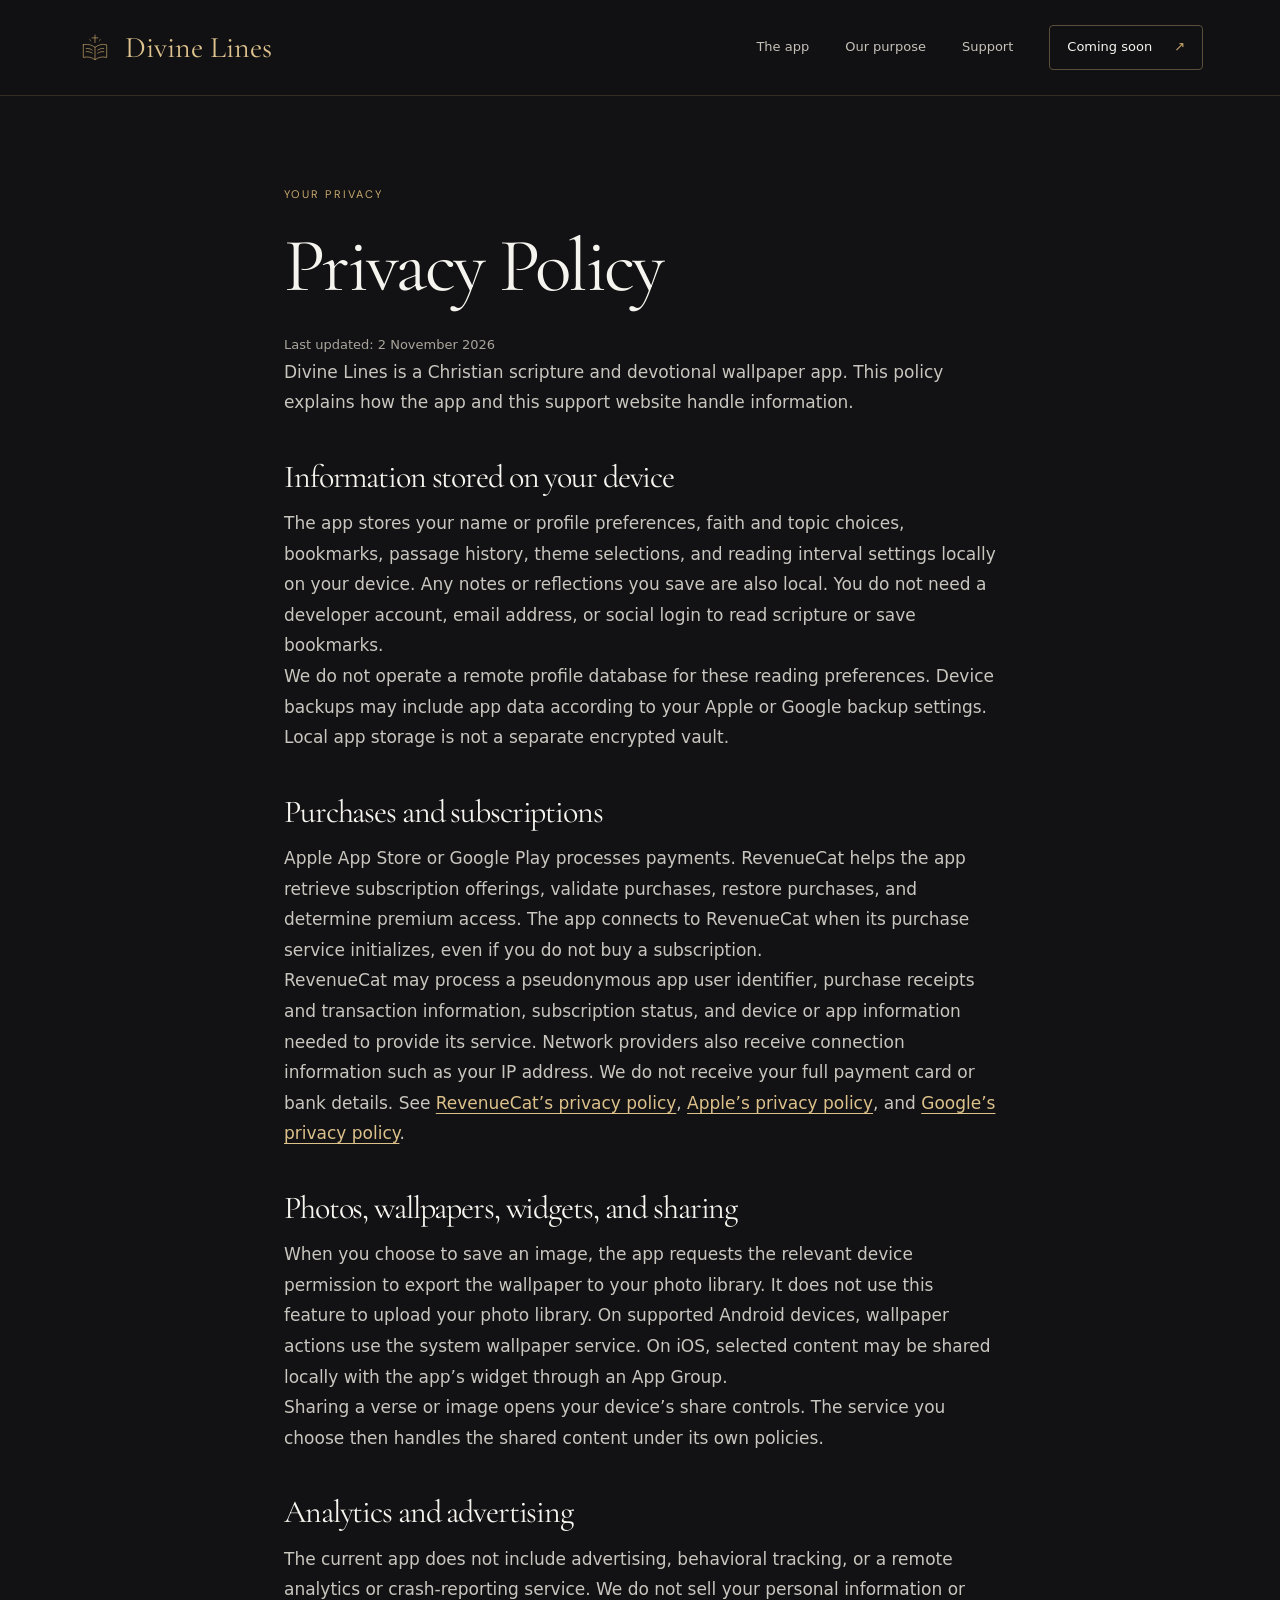
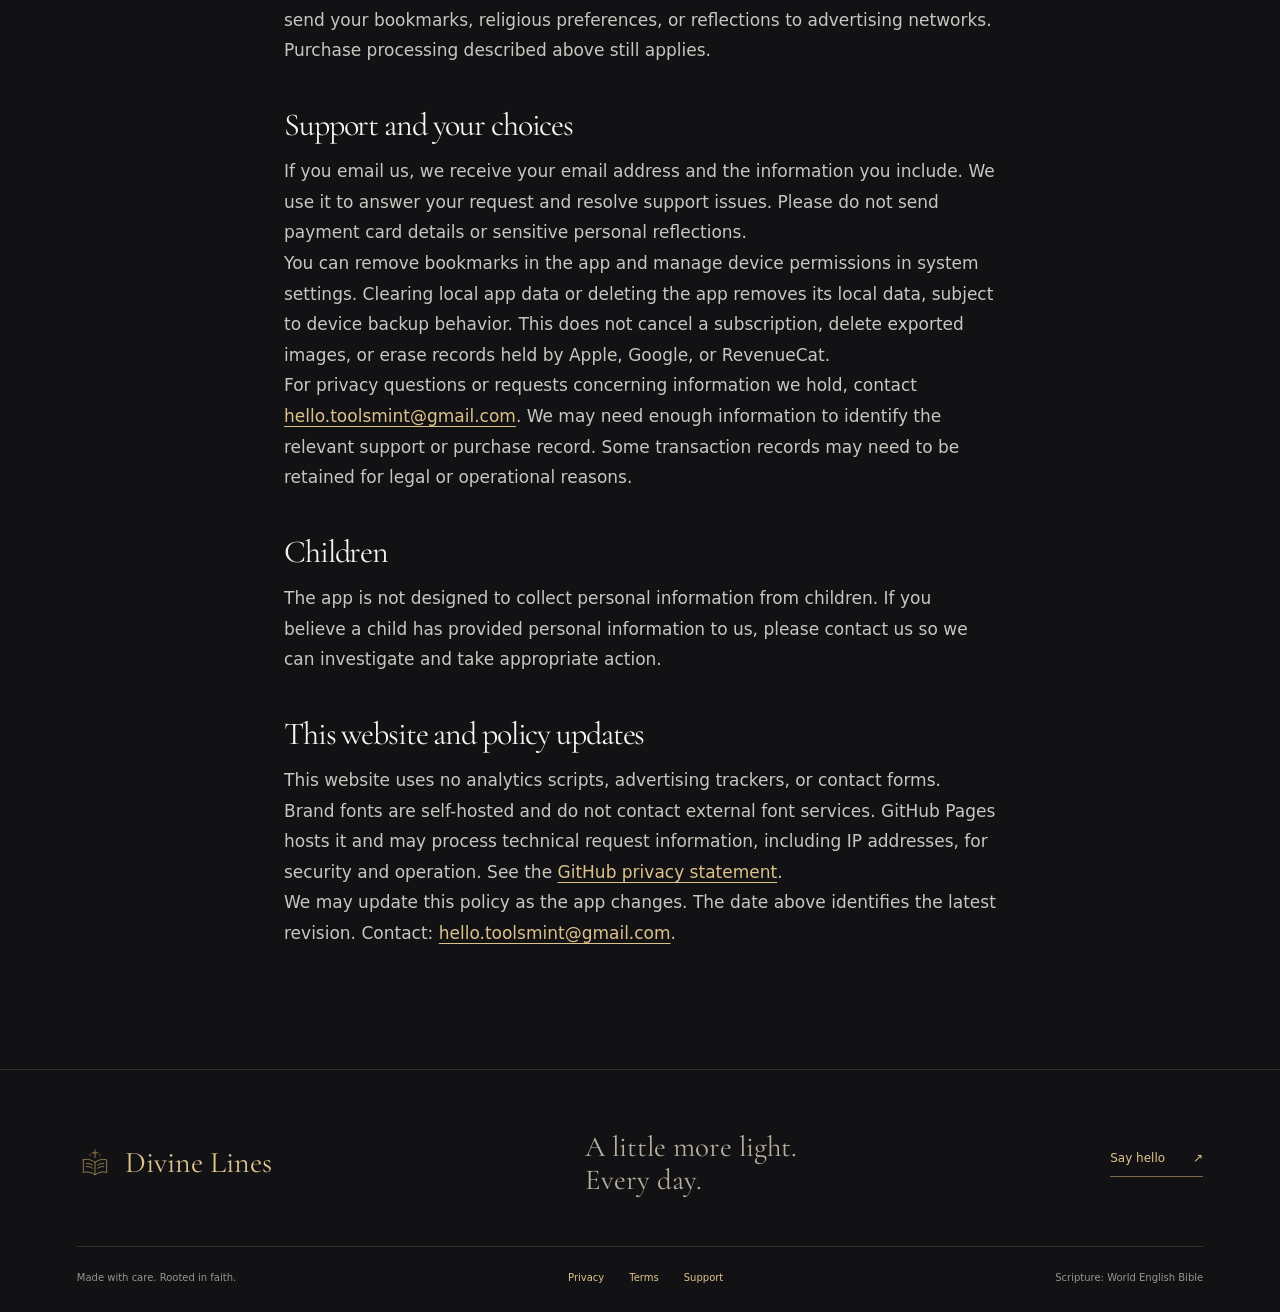
<file: privacy/index.html>
<!doctype html><html lang="en"><head><meta charset="utf-8"><meta name="viewport" content="width=device-width,initial-scale=1"><meta name="theme-color" content="#121214"><meta name="description" content="Privacy Policy for Divine Lines, a Christian scripture and devotional wallpaper app."><title>Privacy Policy · Divine Lines</title><link rel="canonical" href="https://imrkr18.github.io/divine-lines-pages/privacy/"><meta property="og:title" content="Privacy Policy · Divine Lines"><meta property="og:description" content="Privacy Policy for Divine Lines, a Christian scripture and devotional wallpaper app."><meta property="og:type" content="website"><meta property="og:image" content="https://imrkr18.github.io/divine-lines-pages/assets/app-icon.png"><link rel="icon" type="image/svg+xml" href="../mark.svg"><link rel="stylesheet" href="../showcase-v2.css"><link rel="stylesheet" href="../legal.css"><script defer src="../showcase-v2.js"></script></head><body class="legal"><a class="skip" href="#main">Skip to content</a><div class="reading-progress" aria-hidden="true"></div><header class="site-header"><a class="brand" href="../" aria-label="Divine Lines home"><img src="../mark.svg" alt="" width="36" height="36"><span>Divine Lines</span></a><button class="menu-toggle" aria-expanded="false" aria-controls="main-nav">Menu <span aria-hidden="true">＋</span></button><nav id="main-nav" aria-label="Main navigation"><a href="../experience/">The app</a><a href="../about/">Our purpose</a><a href="../support/">Support</a><a class="nav-cta" href="../experience/#availability">Coming soon <span aria-hidden="true">↗</span></a></nav></header><main id="main" class="legal-copy"><div class="eyebrow">Your privacy</div><h1>Privacy Policy</h1><p class="meta">Last updated: 2 November 2026</p><p>Divine Lines is a Christian scripture and devotional wallpaper app. This policy explains how the app and this support website handle information.</p>
<h2>Information stored on your device</h2><p>The app stores your name or profile preferences, faith and topic choices, bookmarks, passage history, theme selections, and reading interval settings locally on your device. Any notes or reflections you save are also local. You do not need a developer account, email address, or social login to read scripture or save bookmarks.</p><p>We do not operate a remote profile database for these reading preferences. Device backups may include app data according to your Apple or Google backup settings. Local app storage is not a separate encrypted vault.</p>
<h2>Purchases and subscriptions</h2><p>Apple App Store or Google Play processes payments. RevenueCat helps the app retrieve subscription offerings, validate purchases, restore purchases, and determine premium access. The app connects to RevenueCat when its purchase service initializes, even if you do not buy a subscription.</p><p>RevenueCat may process a pseudonymous app user identifier, purchase receipts and transaction information, subscription status, and device or app information needed to provide its service. Network providers also receive connection information such as your IP address. We do not receive your full payment card or bank details. See <a href="https://www.revenuecat.com/privacy">RevenueCat’s privacy policy</a>, <a href="https://www.apple.com/legal/privacy/">Apple’s privacy policy</a>, and <a href="https://policies.google.com/privacy">Google’s privacy policy</a>.</p>
<h2>Photos, wallpapers, widgets, and sharing</h2><p>When you choose to save an image, the app requests the relevant device permission to export the wallpaper to your photo library. It does not use this feature to upload your photo library. On supported Android devices, wallpaper actions use the system wallpaper service. On iOS, selected content may be shared locally with the app’s widget through an App Group.</p><p>Sharing a verse or image opens your device’s share controls. The service you choose then handles the shared content under its own policies.</p>
<h2>Analytics and advertising</h2><p>The current app does not include advertising, behavioral tracking, or a remote analytics or crash-reporting service. We do not sell your personal information or send your bookmarks, religious preferences, or reflections to advertising networks. Purchase processing described above still applies.</p>
<h2>Support and your choices</h2><p>If you email us, we receive your email address and the information you include. We use it to answer your request and resolve support issues. Please do not send payment card details or sensitive personal reflections.</p><p>You can remove bookmarks in the app and manage device permissions in system settings. Clearing local app data or deleting the app removes its local data, subject to device backup behavior. This does not cancel a subscription, delete exported images, or erase records held by Apple, Google, or RevenueCat.</p><p>For privacy questions or requests concerning information we hold, contact <a href="mailto:hello.toolsmint@gmail.com">hello.toolsmint@gmail.com</a>. We may need enough information to identify the relevant support or purchase record. Some transaction records may need to be retained for legal or operational reasons.</p>
<h2>Children</h2><p>The app is not designed to collect personal information from children. If you believe a child has provided personal information to us, please contact us so we can investigate and take appropriate action.</p>
<h2>This website and policy updates</h2><p>This website uses no analytics scripts, advertising trackers, or contact forms. Brand fonts are self-hosted and do not contact external font services. GitHub Pages hosts it and may process technical request information, including IP addresses, for security and operation. See the <a href="https://docs.github.com/en/site-policy/privacy-policies/github-general-privacy-statement">GitHub privacy statement</a>.</p><p>We may update this policy as the app changes. The date above identifies the latest revision. Contact: <a href="mailto:hello.toolsmint@gmail.com">hello.toolsmint@gmail.com</a>.</p></main><footer class="site-footer"><div class="footer-top"><a class="brand" href="../"><img src="../mark.svg" alt="" width="36" height="36"><span>Divine Lines</span></a><p>A little more light.<br>Every day.</p><a class="text-link" href="mailto:hello.toolsmint@gmail.com">Say hello <span aria-hidden="true">↗</span></a></div><div class="footer-bottom"><span>Made with care. Rooted in faith.</span><nav aria-label="Footer navigation"><a href="../privacy/">Privacy</a><a href="../terms/">Terms</a><a href="../support/">Support</a></nav><span>Scripture: World English Bible</span></div></footer></body></html>
</file>
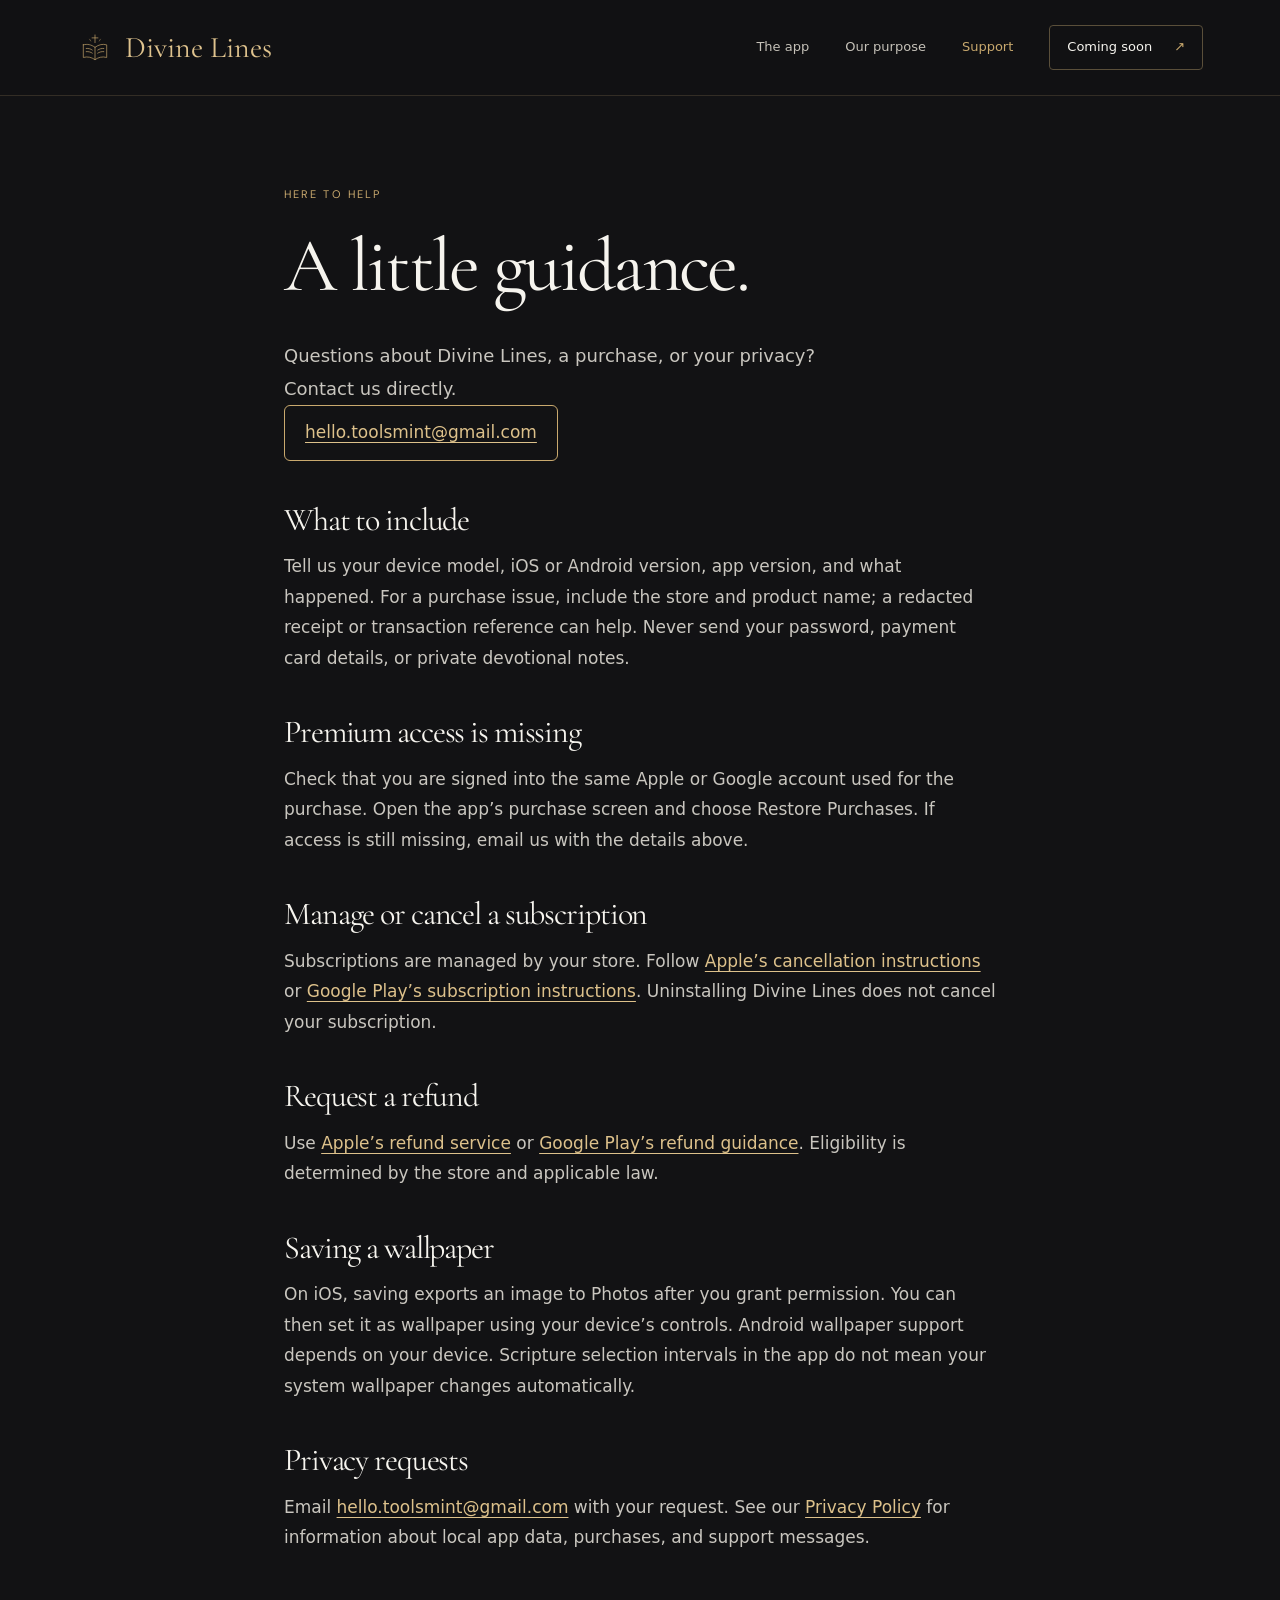
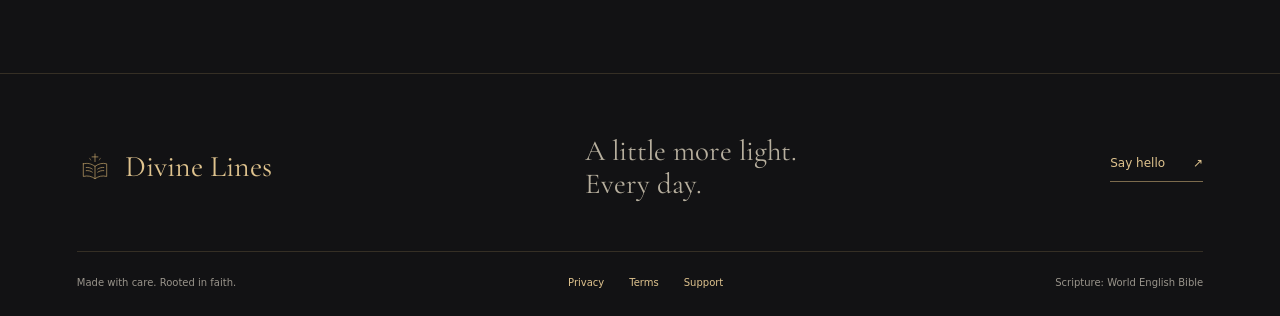
<file: support/index.html>
<!doctype html><html lang="en"><head><meta charset="utf-8"><meta name="viewport" content="width=device-width,initial-scale=1"><meta name="theme-color" content="#121214"><meta name="description" content="Support for Divine Lines, a Christian scripture and devotional wallpaper app."><title>Support · Divine Lines</title><link rel="canonical" href="https://imrkr18.github.io/divine-lines-pages/support/"><meta property="og:title" content="Support · Divine Lines"><meta property="og:description" content="Support for Divine Lines, a Christian scripture and devotional wallpaper app."><meta property="og:type" content="website"><meta property="og:image" content="https://imrkr18.github.io/divine-lines-pages/assets/app-icon.png"><link rel="icon" type="image/svg+xml" href="../mark.svg"><link rel="stylesheet" href="../showcase-v2.css"><link rel="stylesheet" href="../legal.css"><script defer src="../showcase-v2.js"></script></head><body class="legal"><a class="skip" href="#main">Skip to content</a><div class="reading-progress" aria-hidden="true"></div><header class="site-header"><a class="brand" href="../" aria-label="Divine Lines home"><img src="../mark.svg" alt="" width="36" height="36"><span>Divine Lines</span></a><button class="menu-toggle" aria-expanded="false" aria-controls="main-nav">Menu <span aria-hidden="true">＋</span></button><nav id="main-nav" aria-label="Main navigation"><a href="../experience/">The app</a><a href="../about/">Our purpose</a><a href="../support/" aria-current="page">Support</a><a class="nav-cta" href="../experience/#availability">Coming soon <span aria-hidden="true">↗</span></a></nav></header><main id="main" class="legal-copy"><div class="eyebrow">Here to help</div><h1>A little guidance.</h1><p class="lead">Questions about Divine Lines, a purchase, or your privacy? Contact us directly.</p><a class="contact" href="mailto:hello.toolsmint@gmail.com">hello.toolsmint@gmail.com</a><h2>What to include</h2><p>Tell us your device model, iOS or Android version, app version, and what happened. For a purchase issue, include the store and product name; a redacted receipt or transaction reference can help. Never send your password, payment card details, or private devotional notes.</p><h2>Premium access is missing</h2><p>Check that you are signed into the same Apple or Google account used for the purchase. Open the app’s purchase screen and choose Restore Purchases. If access is still missing, email us with the details above.</p><h2>Manage or cancel a subscription</h2><p>Subscriptions are managed by your store. Follow <a href="https://support.apple.com/118428">Apple’s cancellation instructions</a> or <a href="https://support.google.com/googleplay/answer/7018481">Google Play’s subscription instructions</a>. Uninstalling Divine Lines does not cancel your subscription.</p><h2>Request a refund</h2><p>Use <a href="https://reportaproblem.apple.com/">Apple’s refund service</a> or <a href="https://support.google.com/googleplay/answer/2479637">Google Play’s refund guidance</a>. Eligibility is determined by the store and applicable law.</p><h2>Saving a wallpaper</h2><p>On iOS, saving exports an image to Photos after you grant permission. You can then set it as wallpaper using your device’s controls. Android wallpaper support depends on your device. Scripture selection intervals in the app do not mean your system wallpaper changes automatically.</p><h2>Privacy requests</h2><p>Email <a href="mailto:hello.toolsmint@gmail.com">hello.toolsmint@gmail.com</a> with your request. See our <a href="../privacy/">Privacy Policy</a> for information about local app data, purchases, and support messages.</p></main><footer class="site-footer"><div class="footer-top"><a class="brand" href="../"><img src="../mark.svg" alt="" width="36" height="36"><span>Divine Lines</span></a><p>A little more light.<br>Every day.</p><a class="text-link" href="mailto:hello.toolsmint@gmail.com">Say hello <span aria-hidden="true">↗</span></a></div><div class="footer-bottom"><span>Made with care. Rooted in faith.</span><nav aria-label="Footer navigation"><a href="../privacy/">Privacy</a><a href="../terms/">Terms</a><a href="../support/">Support</a></nav><span>Scripture: World English Bible</span></div></footer></body></html>
</file>
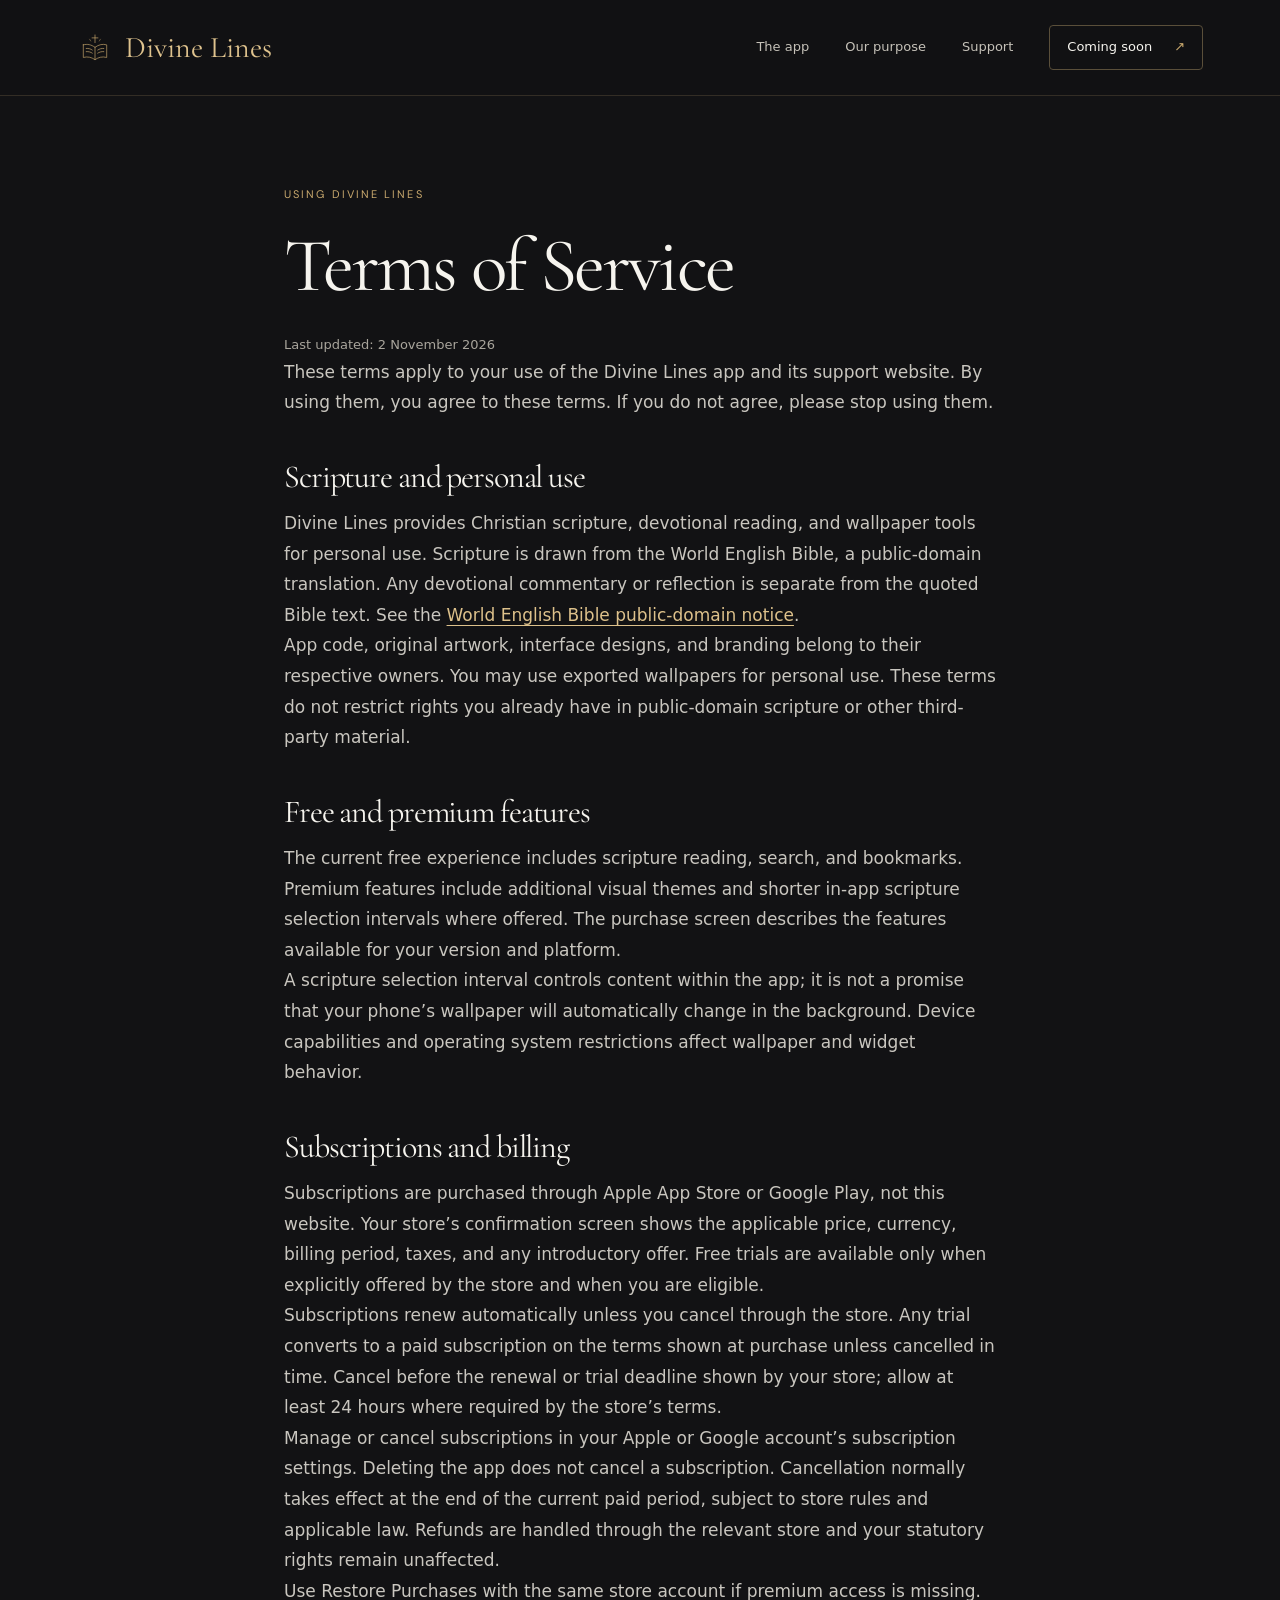
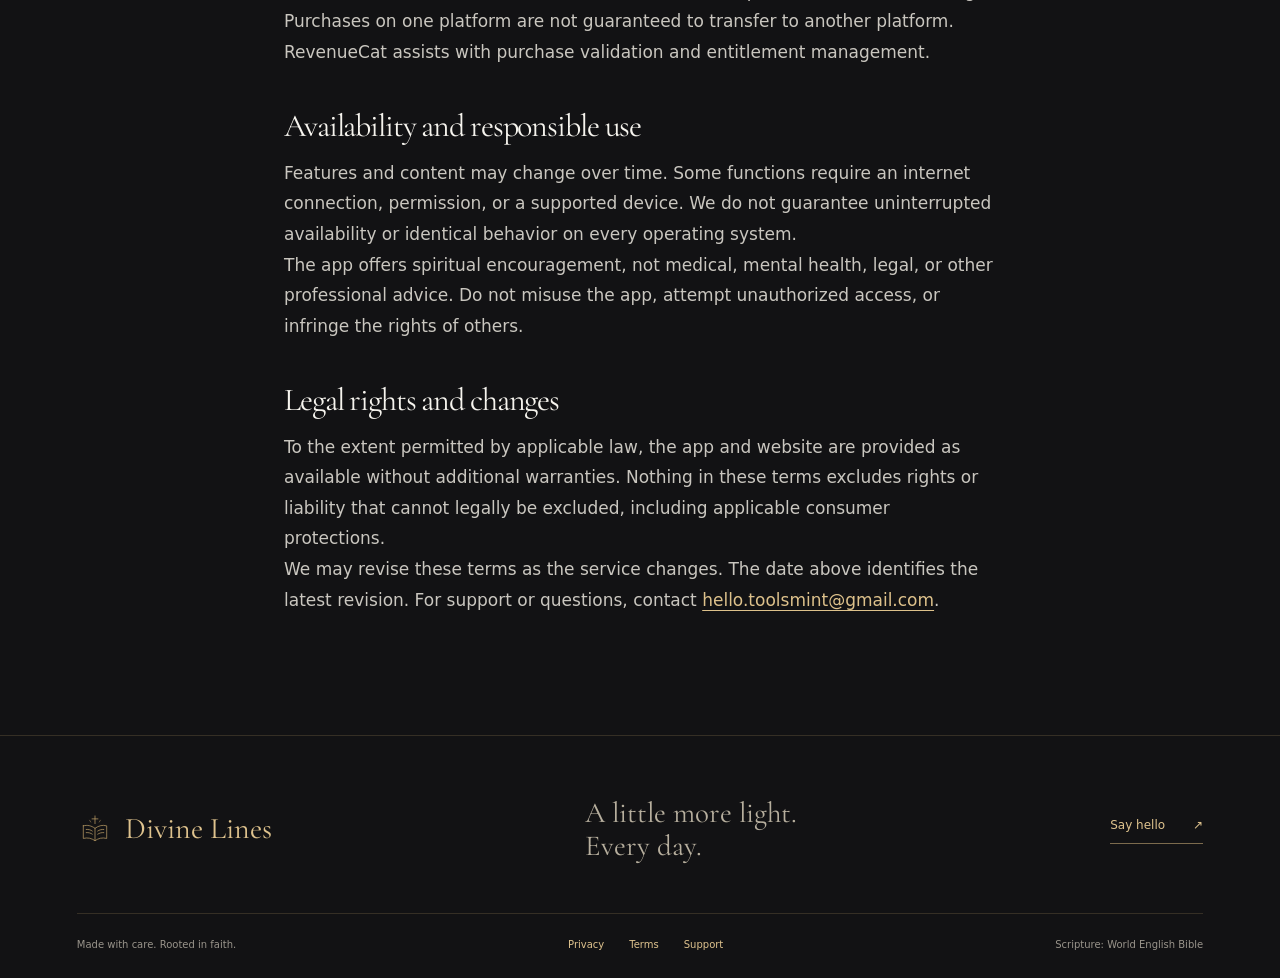
<file: terms/index.html>
<!doctype html><html lang="en"><head><meta charset="utf-8"><meta name="viewport" content="width=device-width,initial-scale=1"><meta name="theme-color" content="#121214"><meta name="description" content="Terms of Service for Divine Lines, a Christian scripture and devotional wallpaper app."><title>Terms of Service · Divine Lines</title><link rel="canonical" href="https://imrkr18.github.io/divine-lines-pages/terms/"><meta property="og:title" content="Terms of Service · Divine Lines"><meta property="og:description" content="Terms of Service for Divine Lines, a Christian scripture and devotional wallpaper app."><meta property="og:type" content="website"><meta property="og:image" content="https://imrkr18.github.io/divine-lines-pages/assets/app-icon.png"><link rel="icon" type="image/svg+xml" href="../mark.svg"><link rel="stylesheet" href="../showcase-v2.css"><link rel="stylesheet" href="../legal.css"><script defer src="../showcase-v2.js"></script></head><body class="legal"><a class="skip" href="#main">Skip to content</a><div class="reading-progress" aria-hidden="true"></div><header class="site-header"><a class="brand" href="../" aria-label="Divine Lines home"><img src="../mark.svg" alt="" width="36" height="36"><span>Divine Lines</span></a><button class="menu-toggle" aria-expanded="false" aria-controls="main-nav">Menu <span aria-hidden="true">＋</span></button><nav id="main-nav" aria-label="Main navigation"><a href="../experience/">The app</a><a href="../about/">Our purpose</a><a href="../support/">Support</a><a class="nav-cta" href="../experience/#availability">Coming soon <span aria-hidden="true">↗</span></a></nav></header><main id="main" class="legal-copy"><div class="eyebrow">Using Divine Lines</div><h1>Terms of Service</h1><p class="meta">Last updated: 2 November 2026</p><p>These terms apply to your use of the Divine Lines app and its support website. By using them, you agree to these terms. If you do not agree, please stop using them.</p>
<h2>Scripture and personal use</h2><p>Divine Lines provides Christian scripture, devotional reading, and wallpaper tools for personal use. Scripture is drawn from the World English Bible, a public-domain translation. Any devotional commentary or reflection is separate from the quoted Bible text. See the <a href="https://ebible.org/publicdomain.htm">World English Bible public-domain notice</a>.</p><p>App code, original artwork, interface designs, and branding belong to their respective owners. You may use exported wallpapers for personal use. These terms do not restrict rights you already have in public-domain scripture or other third-party material.</p>
<h2>Free and premium features</h2><p>The current free experience includes scripture reading, search, and bookmarks. Premium features include additional visual themes and shorter in-app scripture selection intervals where offered. The purchase screen describes the features available for your version and platform.</p><p>A scripture selection interval controls content within the app; it is not a promise that your phone’s wallpaper will automatically change in the background. Device capabilities and operating system restrictions affect wallpaper and widget behavior.</p>
<h2>Subscriptions and billing</h2><p>Subscriptions are purchased through Apple App Store or Google Play, not this website. Your store’s confirmation screen shows the applicable price, currency, billing period, taxes, and any introductory offer. Free trials are available only when explicitly offered by the store and when you are eligible.</p><p>Subscriptions renew automatically unless you cancel through the store. Any trial converts to a paid subscription on the terms shown at purchase unless cancelled in time. Cancel before the renewal or trial deadline shown by your store; allow at least 24 hours where required by the store’s terms.</p><p>Manage or cancel subscriptions in your Apple or Google account’s subscription settings. Deleting the app does not cancel a subscription. Cancellation normally takes effect at the end of the current paid period, subject to store rules and applicable law. Refunds are handled through the relevant store and your statutory rights remain unaffected.</p><p>Use Restore Purchases with the same store account if premium access is missing. Purchases on one platform are not guaranteed to transfer to another platform. RevenueCat assists with purchase validation and entitlement management.</p>
<h2>Availability and responsible use</h2><p>Features and content may change over time. Some functions require an internet connection, permission, or a supported device. We do not guarantee uninterrupted availability or identical behavior on every operating system.</p><p>The app offers spiritual encouragement, not medical, mental health, legal, or other professional advice. Do not misuse the app, attempt unauthorized access, or infringe the rights of others.</p>
<h2>Legal rights and changes</h2><p>To the extent permitted by applicable law, the app and website are provided as available without additional warranties. Nothing in these terms excludes rights or liability that cannot legally be excluded, including applicable consumer protections.</p><p>We may revise these terms as the service changes. The date above identifies the latest revision. For support or questions, contact <a href="mailto:hello.toolsmint@gmail.com">hello.toolsmint@gmail.com</a>.</p></main><footer class="site-footer"><div class="footer-top"><a class="brand" href="../"><img src="../mark.svg" alt="" width="36" height="36"><span>Divine Lines</span></a><p>A little more light.<br>Every day.</p><a class="text-link" href="mailto:hello.toolsmint@gmail.com">Say hello <span aria-hidden="true">↗</span></a></div><div class="footer-bottom"><span>Made with care. Rooted in faith.</span><nav aria-label="Footer navigation"><a href="../privacy/">Privacy</a><a href="../terms/">Terms</a><a href="../support/">Support</a></nav><span>Scripture: World English Bible</span></div></footer></body></html>
</file>
<file: showcase-v2.css>
@font-face{font-family:DM;src:url('assets/DMSans-Regular.ttf') format('truetype');font-weight:400;font-display:swap}@font-face{font-family:Cormorant;src:url('assets/CormorantGaramond-Regular.ttf') format('truetype');font-weight:400;font-display:swap}
:root{--ink:#121214;--ivory:#f6f4ee;--gold:#c9a96e;--muted:#aaa69f;--line:rgba(201,169,110,.19);--serif:Cormorant,Georgia,serif;--sans:DM,system-ui,sans-serif}*{box-sizing:border-box}html{scroll-behavior:smooth;scroll-padding-top:100px}body{margin:0;background:var(--ink);color:var(--ivory);font:16px/1.7 var(--sans);-webkit-font-smoothing:antialiased}::selection{background:#c9a96e;color:#121214}a{color:inherit;text-underline-offset:5px}button{font:inherit}button,a{-webkit-tap-highlight-color:transparent}a:focus-visible,button:focus-visible,summary:focus-visible{outline:2px solid var(--gold);outline-offset:6px}button{cursor:pointer}img{max-width:100%}h1,h2,h3,p,blockquote{margin:0}h1,h2,h3,blockquote{font-family:var(--serif);font-weight:400}h1{font-size:clamp(60px,6.7vw,104px);line-height:1.02;letter-spacing:-.035em}h2{font-size:clamp(44px,5vw,76px);line-height:1.04;letter-spacing:-.035em}h3{font-size:34px;line-height:1.1}em{font-weight:400;color:var(--gold)}p{color:var(--muted)}.eyebrow{font:11px/1.6 var(--sans);letter-spacing:.19em;text-transform:uppercase;color:var(--gold);margin-bottom:24px}.section-pad{padding:112px max(6vw,24px)}.light{background:#eeece4;color:#24241f}.light p{color:#68685e}.light .eyebrow{color:#7e6030}.light em{color:#927346}.text-link{display:inline-flex;align-items:center;gap:28px;font-size:14px;text-decoration:none;border-bottom:1px solid #7c6b4d;padding-bottom:7px}.text-link span,.button span{transition:transform .35s ease}.text-link:hover span,.button:hover span{transform:translate(3px,-3px)}.button{display:inline-flex;align-items:center;justify-content:space-between;gap:30px;padding:18px 25px;border-radius:4px;text-decoration:none;font-size:14px;transition:background .3s,box-shadow .3s,transform .3s}.button.gold{background:var(--gold);color:#171511}.button:hover{background:#dec28f;box-shadow:0 8px 35px #c9a96e20;transform:translateY(-2px)}.fineprint{font-size:12px!important;line-height:1.8!important}.skip{position:fixed;top:-100px;left:20px;z-index:99;background:var(--gold);padding:10px;color:#121214}.skip:focus{top:12px}.reading-progress{position:fixed;top:0;left:0;height:2px;background:var(--gold);width:100%;transform-origin:left;transform:scaleX(0);z-index:90}.site-header{height:96px;padding:0 6vw;display:flex;justify-content:space-between;align-items:center;border-bottom:1px solid var(--line);position:sticky;top:0;z-index:50;background:rgba(18,18,20,.94);transition:height .35s,background .35s}.site-header.scrolled{height:78px;background:#121214fa;box-shadow:0 2px 20px #0002}.brand{display:flex;align-items:center;gap:12px;text-decoration:none;font:30px/1 var(--serif);white-space:nowrap}.brand img{flex:none}.site-header nav{display:flex;align-items:center;gap:36px}.site-header nav a{font-size:13px;text-decoration:none;color:#c6c2b9;transition:color .25s}.site-header nav a:hover,.site-header nav a[aria-current]{color:var(--gold)}.site-header nav .nav-cta{border:1px solid #5a4f3a;border-radius:4px;padding:10px 17px;color:var(--ivory)}.nav-cta span{margin-left:18px;color:var(--gold)}.menu-toggle{display:none}.hero{position:relative;display:grid;grid-template-columns:1.08fr 1fr;align-items:center;min-height:820px;padding:45px 6vw 95px;overflow:hidden}.hero-copy{position:relative;z-index:2}.hero-copy h1{font-size:clamp(62px,6vw,96px)}.hero-copy p{max-width:450px;margin-top:30px;font-size:17px;line-height:1.9}.hero-actions{display:flex;align-items:center;gap:30px;margin-top:38px}.hero-actions .text-link{gap:16px;white-space:nowrap}.availability{font-size:11px;letter-spacing:.04em;color:#a8a49c;display:flex;align-items:center;gap:9px;margin-top:28px}.availability>span{width:5px;height:5px;background:var(--gold);border-radius:50%;box-shadow:0 0 12px #c9a96e88}.hero-art{position:relative;height:690px;display:flex;align-items:center;justify-content:center;isolation:isolate}.hero-halo{position:absolute;inset:30px -140px -10px -80px;background:radial-gradient(ellipse at 50% 44%,#b89b5326,transparent 62%);z-index:-2;animation:breathe 9s ease-in-out infinite}.sacred-arch{position:absolute;inset:35px -18px 40px;z-index:-1;overflow:hidden}.sacred-arch i{position:absolute;border:1px solid #c9a96e20;border-radius:50% 50% 0 0;inset:0 8% -150px}.sacred-arch i:nth-child(2){inset:18px calc(8% + 18px) -150px}.sacred-arch i:nth-child(3){inset:36px calc(8% + 36px) -150px}.sacred-arch i:nth-child(4){inset:54px calc(8% + 54px) -150px}.sacred-arch>.cross{position:absolute;top:15%;left:50%;transform:translateX(-50%);color:#c9a96e80;font:32px var(--serif)}.hero-art>.sacred-arch>.cross{display:none}.phone-float{animation:float 8s ease-in-out infinite;transform:rotate(3deg)}.phone{width:290px;height:622px;border-radius:42px;padding:12px 17px;position:relative;background:#111113;border:1px solid #535047;box-shadow:inset 0 0 0 5px #202023,0 40px 90px #0008;overflow:hidden;color:#f6f4ee}.phone-status{display:flex;justify-content:space-between;align-items:center;font:10px var(--sans);padding:3px 8px;position:relative;height:27px}.island{position:absolute;width:80px;height:21px;border-radius:20px;background:#050505;left:50%;top:0;transform:translateX(-50%)}.phone-brand{font:21px var(--serif);display:flex;align-items:center;justify-content:center;gap:8px;margin:22px 0}.welcome-art{height:235px;position:relative;isolation:isolate;text-align:center;padding-top:65px;overflow:hidden;background:radial-gradient(ellipse at top,#c9a96e15,transparent 75%);border-radius:140px 140px 0 0}.welcome-art .sacred-arch{inset:0 0 -90px}.welcome-art .sacred-arch>.cross{top:22px;font-size:23px}.welcome-art p{font:25px/1.15 var(--serif);color:var(--ivory);position:relative}.welcome-art>span{font-size:7px;letter-spacing:.15em;color:var(--gold);display:block;margin-top:16px}.welcome-bottom{text-align:center;padding-top:16px}.welcome-bottom h3{font-size:35px;line-height:1.02}.welcome-bottom p{font-size:10px;line-height:1.8;margin-top:12px}.mock-button{font-size:9px;padding:13px 12px;margin-top:18px;border-radius:8px;background:var(--gold);color:var(--ink);display:flex;justify-content:space-between}.welcome-bottom small{font-size:8px;color:#99958d;display:block;margin-top:12px}.home-indicator{position:absolute;bottom:9px;width:88px;height:3px;left:50%;transform:translateX(-50%);background:#e8e6e0;border-radius:10px}.art-note{position:absolute;bottom:-6px;font-size:8px;letter-spacing:.12em;color:#a5a095;text-align:center}.art-number{position:absolute;right:-10px;top:50%;writing-mode:vertical-rl;font-size:9px;letter-spacing:.2em;color:#8f826a}.scroll-cue{position:absolute;bottom:25px;left:6vw;display:flex;align-items:center;gap:12px;color:#9c978e;font-size:10px;text-decoration:none;letter-spacing:.04em}.scroll-line{height:30px;width:1px;background:linear-gradient(transparent,var(--gold));animation:scroll-breathe 2.8s ease-in-out infinite}.invitation{text-align:center;padding-top:100px;padding-bottom:100px}.invitation h2{font-size:clamp(42px,4.5vw,68px)}.invitation-bottom{max-width:730px;margin:38px auto 0;display:flex;gap:30px;align-items:flex-start;text-align:left}.invitation-bottom p{font-size:16px;line-height:1.9}.ornament{color:#947441;font-size:32px;line-height:1.5}.section-heading{display:flex;align-items:flex-end;justify-content:space-between;gap:30px;margin-bottom:66px}.section-heading>p{font-size:14px;line-height:1.9;max-width:350px}.feature-layout{display:grid;grid-template-columns:1fr 1fr;gap:11%;align-items:center}.feature-preview{background:radial-gradient(ellipse at 50% 40%,#c9a96e0f,transparent 65%),#18181a;border:1px solid #ffffff06;border-radius:200px 200px 4px 4px;min-height:670px;padding:45px 0 28px;display:flex;flex-direction:column;align-items:center;gap:24px}.feature-preview .phone{width:263px;height:548px;border-radius:36px;box-shadow:inset 0 0 0 5px #202023,0 20px 45px #0005}.today-heading{padding:26px 6px 0}.today-heading>span{font-size:7px;color:var(--gold);letter-spacing:.15em}.today-heading h3{font-size:28px;margin-top:9px}.phone-verse{height:255px;background:linear-gradient(150deg,#1e1d1d,#141416);border:1px solid #c9a96e24;margin-top:25px;border-radius:110px 110px 8px 8px;text-align:center;padding-top:38px}.tiny-cross{font:30px var(--serif);color:var(--gold);display:inline-block}.phone-verse blockquote{font-size:26px;line-height:1.2;margin:20px 0}.citation{font-family:var(--sans);font-size:9px;letter-spacing:.13em;color:var(--gold)}.phone-actions{display:flex;justify-content:center;gap:35px;margin-top:20px;font-size:9px;color:#bdb8af}.phone-tabs{display:flex;justify-content:space-around;font-size:8px;color:#a5a099;border-top:1px solid #ffffff10;margin-top:28px;padding-top:15px}.phone-tabs .active{color:var(--gold)}.preview-caption{color:#b4aea2;font-size:9px;padding:0 16px;text-align:center}.feature-stories article{display:flex;gap:25px;border-bottom:1px solid var(--line);padding:29px 0}.feature-stories article:first-child{padding-top:0}.index{font-size:11px;letter-spacing:.12em;color:var(--gold);font-family:var(--sans)}.feature-stories .index{padding-top:9px}.feature-stories h3{font-size:35px;margin-bottom:14px}.feature-stories p{font-size:14px;line-height:1.9}.feature-stories>.text-link{margin-top:35px}.verse-interlude{text-align:center;position:relative;overflow:hidden;background:radial-gradient(ellipse at center,#77633a17,transparent 70%);padding-top:105px;padding-bottom:120px}.verse-interlude blockquote{font-size:clamp(48px,6vw,88px);line-height:1.08;margin:30px 0;color:#e7dfcf;position:relative}.verse-interlude .citation{font-size:10px}.verse-orbit{position:absolute;width:740px;height:740px;top:-45%;left:50%;transform:translateX(-50%);border:1px solid #c9a96e12;border-radius:50%;pointer-events:none}.verse-orbit:after{content:'';position:absolute;inset:20px;border:1px solid #c9a96e0c;border-radius:50%}.theme-demo{display:grid;grid-template-columns:1.4fr 1fr;gap:10%;align-items:center}.theme-preview{--preview-bg:linear-gradient(145deg,#141416,#1a1a1e);--citation:#c9a96e;background:var(--preview-bg);color:#f6f4ee;border-radius:5px;min-height:470px;position:relative;overflow:hidden;padding:25px;box-shadow:0 25px 60px #30271925;transition:color .6s}.theme-preview:after{content:'';border:1px solid #ffffff0b;position:absolute;inset:10px;pointer-events:none}.theme-preview[data-theme=dawn]{--preview-bg:linear-gradient(145deg,#221e2c,#3f2f3b,#5a3e45);--citation:#e8b9a7}.theme-preview[data-theme=sage]{--preview-bg:linear-gradient(145deg,#141d17,#1f2e24,#152119);--citation:#a2c4af}.theme-preview[data-theme=sunrise]{--preview-bg:linear-gradient(145deg,#261b1b,#3e2522,#523429);--citation:#e6a76e}.preview-top{display:flex;justify-content:space-between;font-size:8px;letter-spacing:.16em;color:#a8a298}.theme-scripture{text-align:center;padding:65px 0 80px}.theme-scripture .tiny-cross,.theme-scripture .citation{color:var(--citation)}.theme-scripture blockquote{font-size:clamp(34px,3.5vw,52px);line-height:1.12;margin:25px 0}.preview-label{position:absolute;bottom:23px;left:0;right:0;text-align:center;font-size:8px;color:#b9b1a4}.theme-controls h3{font-size:39px;margin-bottom:16px}.theme-controls>p{font-size:15px;max-width:300px}.swatches{display:flex;gap:15px;margin:30px 0 20px}.swatch{width:35px;height:35px;border-radius:50%;border:3px solid #eeece4;outline:1px solid transparent;transition:transform .25s,outline-color .25s}.swatch:hover{transform:scale(1.12)}.swatch[aria-pressed=true]{outline-color:#876f46}.swatch:focus-visible{outline:2px solid #59401f;outline-offset:4px}.swatch.charcoal{background:#171719}.swatch.dawn{background:linear-gradient(135deg,#221e2c,#5a3e45)}.swatch.sage{background:#203428}.swatch.sunrise{background:linear-gradient(135deg,#261b1b,#87523b)}.theme-tier{font-size:11px;color:#705b37;display:block;min-height:22px}.theme-controls .fineprint{margin-top:25px;color:#77776c;max-width:285px}.purpose-preview{display:grid;grid-template-columns:1fr 1.2fr;gap:12%;align-items:center;border-bottom:1px solid var(--line)}.purpose-symbol{min-height:330px;display:flex;flex-direction:column;align-items:center;justify-content:center;gap:45px;border:1px solid var(--line);border-radius:180px 180px 4px 4px;background:radial-gradient(ellipse at 50% 35%,#c9a96e10,transparent 65%)}.purpose-symbol img{height:110px;width:110px}.purpose-symbol .eyebrow{font-size:9px;margin-bottom:0}.purpose-preview p{margin:30px 0;font-size:15px;line-height:1.9;max-width:440px}.closing{text-align:center;background:radial-gradient(ellipse at 50% 100%,#7a5a2617,transparent 70%)}.closing h2{font-size:clamp(50px,6vw,90px)}.closing p{margin:25px 0 32px}.site-footer{padding:60px 6vw 25px;border-top:1px solid var(--line)}.footer-top{display:flex;justify-content:space-between;align-items:center;gap:30px;padding-bottom:50px}.footer-top>p{font:29px/1.15 var(--serif);color:#b7af9e}.footer-top .text-link{font-size:12px}.footer-bottom{display:flex;justify-content:space-between;align-items:center;gap:20px;border-top:1px solid var(--line);padding-top:22px;font-size:10px;color:#99948b}.footer-bottom nav{display:flex;gap:25px}.footer-bottom a{text-decoration:none}.footer-bottom a:hover{color:var(--gold)}.page-hero{padding-top:100px;padding-bottom:95px;background:radial-gradient(ellipse at 85% 20%,#c9a96e0c,transparent 65%)}.page-hero h1{font-size:clamp(62px,7.5vw,112px)}.lead{max-width:570px;margin-top:35px;font-size:18px;line-height:1.9}.about-statement{display:grid;grid-template-columns:1fr 2fr;gap:80px}.about-statement>div p{max-width:620px;margin-top:28px;line-height:1.9}.principle-grid{display:grid;grid-template-columns:repeat(3,1fr);gap:50px}.principle-grid article{border-top:1px solid var(--line);padding-top:30px}.principle-grid h3{margin:30px 0 20px;font-size:32px}.principle-grid p{font-size:14px;line-height:1.9}.about-note{text-align:center;background:#19191b}.about-note img{margin-bottom:35px}.about-note p{max-width:550px;margin:30px auto;font-size:16px;line-height:1.9}.journey-heading{max-width:700px;margin-bottom:55px}.journey-grid{display:grid;grid-template-columns:repeat(3,1fr);gap:30px}.journey-visual{height:360px;border-radius:150px 150px 4px 4px;padding:30px 22px;display:flex;flex-direction:column;align-items:center;color:#f6f4ee;background:#19191b;text-align:center;margin-bottom:30px;position:relative;overflow:hidden}.journey-visual .mini-label{font:8px var(--sans);color:#aaa196;letter-spacing:.15em;margin:20px 0 40px}.journey-visual blockquote{font-size:32px;line-height:1.1;margin:20px 0}.journey-visual .citation{font-size:8px}.journey-visual.reading{background:radial-gradient(ellipse at top,#5f503421,transparent 70%),#19191b}.journey-visual.saving{background:linear-gradient(150deg,#221e2c,#3f2f3b)}.large-heart{font:52px var(--serif);color:#e8b9a7;line-height:1}.journey-visual.saving p{font:31px/1.1 var(--serif);color:#eee6e1;margin-top:15px}.mini-bookmark{font:9px var(--sans);letter-spacing:.1em;margin-top:30px;width:100%;display:flex;justify-content:space-between;padding:14px 12px;border:1px solid #ffffff15;color:#d2b9af;border-radius:4px}.journey-visual.sharing{background:#1a251e}.share-study{padding:20px 20px 28px;border:1px solid #a2c4af33;transform:rotate(-7deg);background:#1f2e24;box-shadow:0 15px 30px #0004}.share-study blockquote{font-size:26px}.share-study .tiny-cross{font-size:20px;color:#a2c4af}.share-study .citation{font-size:6px;color:#a2c4af}.journey-visual.sharing>.mini-label{margin-bottom:20px}.share-arrow{position:absolute;right:30px;bottom:30px;background:#a2c4af;color:#152119;width:40px;height:40px;border-radius:50%;padding:5px}.journey-grid article>.index{color:#7e6030}.journey-grid article>h3{font-size:32px;margin:15px 0}.journey-grid article>p{font-size:14px;line-height:1.9}.journey>.fineprint{margin-top:35px;color:#75756b}.comparison{display:grid;grid-template-columns:1fr 1fr;border:1px solid var(--line);border-radius:5px;overflow:hidden}.comparison article{padding:45px 55px}.comparison .premium{background:radial-gradient(ellipse at 100% 0,#c9a96e12,transparent 75%),#1a1918;border-left:1px solid var(--line)}.comparison h3{font-size:42px}.comparison ul{list-style:none;padding:0;margin:30px 0 0;color:#b4afa5;font-size:14px}.comparison li{padding:13px 0;border-bottom:1px solid #ffffff08}.comparison li:before{content:'—';color:var(--gold);margin-right:15px}.comparison .fineprint{margin-top:20px;max-width:320px}.faq-section{display:grid;grid-template-columns:1fr 1.2fr;gap:9%}.faqs details{border-bottom:1px solid #b5ae9f;padding:22px 0}.faqs details:first-child{padding-top:0}.faqs summary{cursor:pointer;font-size:16px;list-style:none;display:flex;justify-content:space-between;gap:25px}.faqs summary:after{content:'+';color:#81632f}.faqs details[open] summary:after{content:'−'}.faqs details p{padding-top:20px;font-size:14px;line-height:1.9}.availability-section{text-align:center;background:radial-gradient(ellipse at 50% 40%,#c9a96e0d,transparent 65%)}.app-icon{border-radius:23%;margin-bottom:28px;box-shadow:0 10px 30px #0004}.availability-section>p{max-width:490px;margin:30px auto;font-size:16px;line-height:1.9}.platform-status{display:flex;justify-content:center;gap:20px;margin:30px 0 40px}.platform-status>span{border:1px solid var(--line);border-radius:6px;padding:14px 30px;font-size:15px;text-align:left;min-width:150px}.platform-status small{display:block;color:var(--gold);font-size:10px;margin-top:3px}.will-reveal{opacity:0;transform:translateY(25px);transition:opacity .9s ease,transform .9s cubic-bezier(.2,.7,.2,1)}.will-reveal.revealed{opacity:1;transform:none}.hero-enter{animation:enter 1s both cubic-bezier(.2,.7,.2,1)}.hero-enter:nth-child(2){animation-delay:.1s}.hero-enter:nth-child(3){animation-delay:.2s}.hero-enter:nth-child(4){animation-delay:.3s}.hero-enter:nth-child(5){animation-delay:.4s}@keyframes enter{from{opacity:0;transform:translateY(22px)}to{opacity:1;transform:none}}@keyframes float{0%,100%{transform:translateY(0) rotate(3deg)}50%{transform:translateY(-12px) rotate(2deg)}}@keyframes breathe{0%,100%{opacity:.7;transform:scale(.97)}50%{opacity:1;transform:scale(1.04)}}@keyframes scroll-breathe{0%,100%{opacity:.5;transform:scaleY(.7);transform-origin:top}50%{opacity:1;transform:scaleY(1)}}
@media(min-width:1600px){.hero,.section-pad,.site-header,.site-footer{padding-left:max(6vw,calc((100vw - 1440px)/2));padding-right:max(6vw,calc((100vw - 1440px)/2))}}@media(max-width:1100px){.hero{min-height:740px;grid-template-columns:1.1fr 1fr}.hero-copy h1{font-size:65px}.hero-actions{align-items:flex-start;flex-direction:column;gap:22px}.hero-art{height:640px}.hero-art .phone{width:263px;height:580px}.welcome-art{height:210px}.welcome-bottom h3{font-size:32px}.phone-brand{margin:18px 0}.hero-art .art-number{display:none}.feature-layout{gap:7%}.feature-stories h3{font-size:30px}.feature-preview{min-height:630px}.section-pad{padding-top:90px;padding-bottom:90px}.theme-demo{gap:7%}.journey-grid{gap:20px}.journey-visual{height:330px;padding-left:14px;padding-right:14px}.journey-visual blockquote{font-size:28px}.share-study blockquote{font-size:22px}.comparison article{padding:35px}.faq-section{gap:6%}.principle-grid{gap:30px}}
@media(max-width:760px){.site-header{height:78px;padding:0 24px}.site-header.scrolled{height:70px}.brand{font-size:27px}.brand img{width:31px;height:31px}.menu-toggle{display:flex;gap:15px;align-items:center;background:transparent;border:0;color:var(--ivory);font-size:12px;padding:12px 0 12px 15px}.menu-toggle span{color:var(--gold);font-size:20px}.site-header #main-nav{display:none;position:absolute;top:100%;left:0;right:0;background:#151517;border-bottom:1px solid var(--line);padding:20px 24px 28px;flex-direction:column;align-items:stretch;gap:0}.site-header #main-nav.open{display:flex}.site-header nav a{padding:14px 0;font-size:15px}.site-header nav .nav-cta{margin-top:12px;padding:13px 16px;display:flex;justify-content:space-between}.hero{grid-template-columns:1fr;padding:55px 24px 65px;min-height:auto}.hero-copy h1{font-size:clamp(57px,10vw,78px)}.hero-copy p{font-size:15px;max-width:440px;margin-top:25px}.hero-actions{flex-direction:row;align-items:center;flex-wrap:wrap;gap:25px;margin-top:28px}.button{padding:16px 20px;font-size:12px;gap:23px}.hero-actions .text-link{font-size:12px}.eyebrow{font-size:9px;margin-bottom:20px}.availability{font-size:10px;margin-top:25px}.hero-art{height:630px;margin:25px 0 0}.hero-art .phone{width:263px;height:580px}.hero-art .sacred-arch{inset:30px max(0px,calc((100% - 410px)/2)) 20px}.art-note{bottom:0;font-size:7px}.scroll-cue{left:24px;bottom:18px;font-size:9px}.section-pad{padding:70px 24px}h2{font-size:clamp(42px,8vw,60px)}.invitation h2{font-size:41px}.invitation h2 br{display:none}.invitation-bottom{gap:20px;margin-top:30px}.invitation-bottom p{font-size:14px}.section-heading{flex-direction:column;align-items:flex-start;gap:25px;margin-bottom:40px}.section-heading>p{font-size:13px}.feature-layout{grid-template-columns:1fr;gap:50px}.feature-preview{max-width:460px;width:100%;margin:auto;min-height:610px;padding-top:30px}.feature-stories article{gap:20px;padding:25px 0}.feature-stories h3{font-size:32px}.feature-stories p{font-size:14px}.verse-interlude{padding-top:80px;padding-bottom:85px}.verse-interlude blockquote{font-size:52px}.verse-interlude .citation{font-size:8px}.theme-demo{grid-template-columns:1fr;gap:40px}.theme-preview{min-height:400px}.theme-scripture{padding:50px 0 65px}.theme-scripture blockquote{font-size:43px}.theme-controls{padding-left:4px}.theme-controls h3{font-size:36px}.theme-controls>p,.theme-controls .fineprint{max-width:none}.theme-controls .eyebrow{margin-bottom:14px}.purpose-preview{grid-template-columns:1fr;gap:45px}.purpose-symbol{max-width:310px;min-height:290px;width:100%;margin:auto}.purpose-symbol img{width:90px;height:90px}.purpose-preview p{font-size:14px}.closing h2{font-size:55px}.closing p{font-size:14px}.site-footer{padding:40px 24px 25px}.footer-top{flex-wrap:wrap;align-items:flex-start;gap:28px;padding-bottom:35px}.footer-top>.brand{width:100%}.footer-top>p{font-size:26px}.footer-top .text-link{margin-left:auto;margin-top:8px;font-size:12px}.footer-bottom{flex-wrap:wrap;font-size:9px;gap:20px}.footer-bottom nav{gap:22px;margin-left:auto}.footer-bottom>span:last-child{width:100%;font-size:8px}.page-hero{padding-top:65px;padding-bottom:65px}.page-hero h1{font-size:clamp(53px,10vw,76px)}.lead{font-size:16px;margin-top:25px}.about-statement{grid-template-columns:1fr;gap:10px}.about-statement>div p{font-size:15px;margin-top:25px}.principle-grid{grid-template-columns:1fr;gap:40px}.principle-grid article{padding-top:25px}.principle-grid h3{margin:18px 0 15px;font-size:32px}.about-note p{font-size:15px}.journey-grid{grid-template-columns:1fr;gap:45px}.journey-visual{max-width:350px;width:100%;margin:0 auto 25px;height:350px}.journey-visual blockquote{font-size:32px}.share-study blockquote{font-size:27px}.journey-grid article>h3{font-size:32px}.journey-grid article>p{font-size:14px}.comparison{grid-template-columns:1fr}.comparison article{padding:32px 25px}.comparison .premium{border-left:0;border-top:1px solid var(--line)}.comparison h3{font-size:36px}.faq-section{grid-template-columns:1fr;gap:40px}.faqs summary{font-size:15px}.availability-section>p{font-size:15px}.platform-status{gap:12px}.platform-status>span{min-width:135px;padding:13px 22px}.legal-copy{padding-top:60px!important;padding-bottom:80px!important}.legal-copy h1{font-size:52px!important}}
@media(prefers-reduced-motion:reduce){html{scroll-behavior:auto}*,*:before,*:after{animation:none!important;transition:none!important}.will-reveal{opacity:1;transform:none}.phone-float{transform:rotate(3deg)}}

.theme-surfaces{position:absolute;inset:0;pointer-events:none}.theme-surfaces i{position:absolute;inset:0;opacity:0;transition:opacity .8s ease}.surface-charcoal{background:linear-gradient(145deg,#141416,#1a1a1e)}.surface-dawn{background:linear-gradient(145deg,#221e2c,#3f2f3b,#5a3e45)}.surface-sage{background:linear-gradient(145deg,#141d17,#1f2e24,#152119)}.surface-sunrise{background:linear-gradient(145deg,#261b1b,#3e2522,#523429)}[data-theme=charcoal] .surface-charcoal,[data-theme=dawn] .surface-dawn,[data-theme=sage] .surface-sage,[data-theme=sunrise] .surface-sunrise{opacity:1}.theme-preview>.preview-top,.theme-preview>.theme-scripture,.theme-preview>.preview-label{position:relative;z-index:1}.theme-preview>.preview-label{position:absolute}
@media(max-width:760px){.hero-copy h1{font-size:clamp(49px,8.4vw,64px)}.platform-status>span{min-width:0;flex:1;max-width:180px;padding:13px 18px}}
</file>
<file: legal.css>
*{box-sizing:border-box}html{color-scheme:dark}body{margin:0;background:#121214;color:#f6f4ee;font:17px/1.75 system-ui,-apple-system,sans-serif}a{color:#dfc38e;text-underline-offset:4px}a:hover{color:white}a:focus-visible{outline:2px solid #dfc38e;outline-offset:5px} .legal-copy{max-width:760px;margin:auto;padding:90px 24px 120px}.legal-copy h1{font-size:clamp(48px,7vw,76px);margin:15px 0 28px}.legal-copy h2{font-size:32px;margin:42px 0 15px}.legal-copy p,.legal-copy li{color:#c9c6bf;line-height:1.8}.legal-copy .meta{color:#a9a59c;font-size:13px}.legal-copy a{color:#ddc18b}.legal-copy .contact{display:inline-block;border:1px solid #c9a96e;padding:12px 20px;border-radius:6px;overflow-wrap:anywhere}.legal-copy .eyebrow{color:#c9a96e}
</file>
